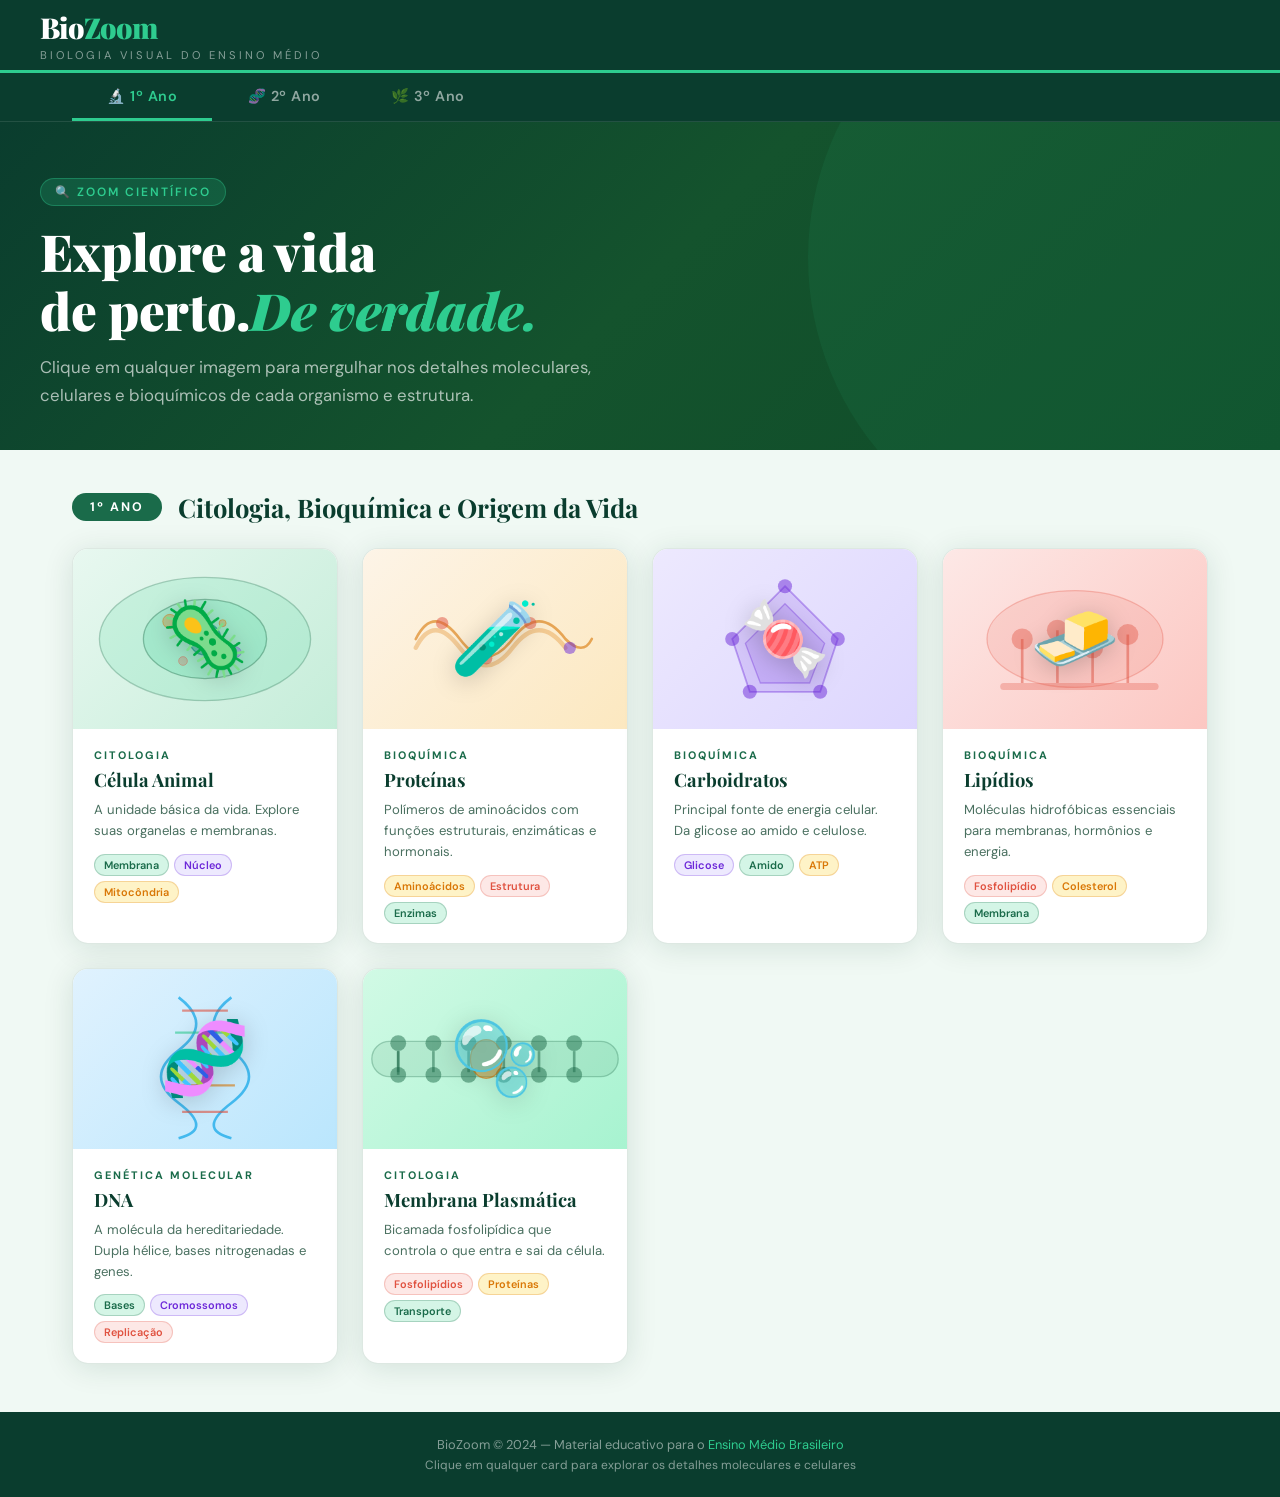
<file: html/bio.html>
<!DOCTYPE html>
<html lang="pt-BR">
<head>
<meta charset="UTF-8">
<meta name="viewport" content="width=device-width, initial-scale=1.0">
<title>BioZoom — Biologia do Ensino Médio</title>
<link href="https://fonts.googleapis.com/css2?family=Playfair+Display:wght@400;700;900&family=DM+Sans:wght@300;400;500;600&display=swap" rel="stylesheet">
<style>
  :root {
    --green-dark: #0a3d2e;
    --green-mid: #1a6b4a;
    --green-light: #2ecc8f;
    --green-pale: #d4f5e6;
    --teal: #0d9488;
    --amber: #d97706;
    --amber-light: #fef3c7;
    --coral: #e05240;
    --purple: #6d28d9;
    --purple-light: #ede9fe;
    --gold: #f59e0b;
    --bg: #f0f9f4;
    --card-bg: #ffffff;
    --text: #0a1a12;
    --text-muted: #4a7060;
    --border: rgba(30,100,60,0.15);
    --radius: 16px;
    --shadow: 0 4px 30px rgba(10,60,40,0.12);
  }

  * { margin: 0; padding: 0; box-sizing: border-box; }

  body {
    font-family: 'DM Sans', sans-serif;
    background: var(--bg);
    color: var(--text);
    min-height: 100vh;
    overflow-x: hidden;
  }

  /* HEADER */
  header {
    background: var(--green-dark);
    padding: 0 2rem;
    position: sticky;
    top: 0;
    z-index: 100;
    border-bottom: 3px solid var(--green-light);
  }
  .header-inner {
    max-width: 1200px;
    margin: 0 auto;
    display: flex;
    align-items: center;
    justify-content: space-between;
    height: 70px;
  }
  .logo {
    font-family: 'Playfair Display', serif;
    font-size: 1.8rem;
    font-weight: 900;
    color: #fff;
    letter-spacing: -1px;
  }
  .logo span { color: var(--green-light); }
  .header-sub { font-size: 0.7rem; color: rgba(255,255,255,0.5); letter-spacing: 3px; text-transform: uppercase; margin-top: 2px; }

  /* SERIES TABS */
  .tabs-wrap {
    background: var(--green-dark);
    padding-bottom: 0;
    border-bottom: 1px solid rgba(255,255,255,0.1);
  }
  .tabs {
    max-width: 1200px;
    margin: 0 auto;
    display: flex;
    gap: 0;
    padding: 0 2rem;
  }
  .tab {
    padding: 0.85rem 2.2rem;
    font-size: 0.9rem;
    font-weight: 600;
    color: rgba(255,255,255,0.55);
    cursor: pointer;
    border-bottom: 3px solid transparent;
    transition: all 0.25s;
    letter-spacing: 0.5px;
    white-space: nowrap;
  }
  .tab:hover { color: rgba(255,255,255,0.85); }
  .tab.active { color: var(--green-light); border-bottom-color: var(--green-light); }

  /* HERO */
  .hero {
    background: linear-gradient(135deg, var(--green-dark) 0%, #14532d 50%, #0f4c29 100%);
    padding: 3.5rem 2rem 2.5rem;
    position: relative;
    overflow: hidden;
  }
  .hero::before {
    content: '';
    position: absolute;
    top: -50%;
    right: -10%;
    width: 600px;
    height: 600px;
    border-radius: 50%;
    background: rgba(46,204,143,0.07);
    pointer-events: none;
  }
  .hero-inner { max-width: 1200px; margin: 0 auto; }
  .hero-badge {
    display: inline-flex;
    align-items: center;
    gap: 6px;
    background: rgba(46,204,143,0.18);
    border: 1px solid rgba(46,204,143,0.35);
    color: var(--green-light);
    font-size: 0.75rem;
    font-weight: 600;
    letter-spacing: 2px;
    text-transform: uppercase;
    padding: 5px 14px;
    border-radius: 50px;
    margin-bottom: 1rem;
  }
  .hero h1 {
    font-family: 'Playfair Display', serif;
    font-size: clamp(2rem, 4vw, 3.2rem);
    font-weight: 900;
    color: #fff;
    line-height: 1.15;
    margin-bottom: 0.8rem;
    max-width: 700px;
  }
  .hero h1 em { color: var(--green-light); font-style: italic; }
  .hero p {
    color: rgba(255,255,255,0.65);
    font-size: 1.05rem;
    max-width: 560px;
    line-height: 1.7;
  }

  /* SERIES CONTENT */
  .serie-section { display: none; }
  .serie-section.active { display: block; }

  /* YEAR LABEL */
  .year-label {
    max-width: 1200px;
    margin: 2.5rem auto 0;
    padding: 0 2rem;
    display: flex;
    align-items: center;
    gap: 1rem;
  }
  .year-badge {
    background: var(--green-mid);
    color: #fff;
    font-size: 0.78rem;
    font-weight: 700;
    letter-spacing: 2px;
    text-transform: uppercase;
    padding: 6px 18px;
    border-radius: 50px;
  }
  .year-title {
    font-family: 'Playfair Display', serif;
    font-size: 1.6rem;
    font-weight: 700;
    color: var(--green-dark);
  }

  /* GRID DE CARDS */
  .cards-grid {
    max-width: 1200px;
    margin: 1.5rem auto 3rem;
    padding: 0 2rem;
    display: grid;
    grid-template-columns: repeat(auto-fill, minmax(260px, 1fr));
    gap: 1.5rem;
  }

  .bio-card {
    background: var(--card-bg);
    border-radius: var(--radius);
    overflow: hidden;
    box-shadow: var(--shadow);
    border: 1px solid var(--border);
    cursor: pointer;
    transition: transform 0.3s cubic-bezier(.34,1.56,.64,1), box-shadow 0.3s;
    position: relative;
  }
  .bio-card:hover {
    transform: translateY(-8px) scale(1.015);
    box-shadow: 0 16px 50px rgba(10,60,40,0.2);
  }
  .bio-card:hover .card-zoom-hint { opacity: 1; transform: scale(1); }

  .card-img {
    width: 100%;
    height: 180px;
    position: relative;
    overflow: hidden;
    display: flex;
    align-items: center;
    justify-content: center;
    font-size: 5rem;
  }
  .card-img svg {
    width: 100%;
    height: 100%;
    position: absolute;
    top: 0; left: 0;
  }
  .card-emoji {
    font-size: 4.5rem;
    z-index: 1;
    filter: drop-shadow(0 4px 12px rgba(0,0,0,0.2));
    transition: transform 0.4s cubic-bezier(.34,1.56,.64,1);
  }
  .bio-card:hover .card-emoji { transform: scale(1.2) rotate(-3deg); }

  .card-zoom-hint {
    position: absolute;
    bottom: 10px;
    right: 10px;
    background: rgba(10,61,46,0.85);
    color: #fff;
    font-size: 0.72rem;
    font-weight: 600;
    padding: 4px 10px;
    border-radius: 50px;
    display: flex;
    align-items: center;
    gap: 4px;
    opacity: 0;
    transform: scale(0.85);
    transition: all 0.25s;
    z-index: 2;
  }

  .card-body { padding: 1.2rem 1.3rem; }
  .card-tag {
    font-size: 0.68rem;
    font-weight: 700;
    letter-spacing: 2px;
    text-transform: uppercase;
    color: var(--green-mid);
    margin-bottom: 0.4rem;
  }
  .card-title {
    font-family: 'Playfair Display', serif;
    font-size: 1.15rem;
    font-weight: 700;
    color: var(--green-dark);
    margin-bottom: 0.4rem;
    line-height: 1.3;
  }
  .card-desc {
    font-size: 0.82rem;
    color: var(--text-muted);
    line-height: 1.6;
  }
  .card-chips {
    display: flex;
    flex-wrap: wrap;
    gap: 5px;
    margin-top: 0.8rem;
  }
  .chip {
    font-size: 0.68rem;
    font-weight: 600;
    padding: 3px 9px;
    border-radius: 50px;
    border: 1px solid;
  }
  .chip-green { background: var(--green-pale); color: var(--green-mid); border-color: rgba(30,107,74,0.25); }
  .chip-amber { background: var(--amber-light); color: var(--amber); border-color: rgba(217,119,6,0.25); }
  .chip-purple { background: var(--purple-light); color: var(--purple); border-color: rgba(109,40,217,0.25); }
  .chip-coral { background: #fde8e6; color: var(--coral); border-color: rgba(224,82,64,0.25); }

  /* MODAL */
  .modal-overlay {
    position: fixed;
    inset: 0;
    background: rgba(5,25,15,0.75);
    backdrop-filter: blur(8px);
    z-index: 1000;
    display: none;
    align-items: center;
    justify-content: center;
    padding: 1rem;
    animation: fadeIn 0.25s ease;
  }
  .modal-overlay.open { display: flex; }
  @keyframes fadeIn { from { opacity: 0; } to { opacity: 1; } }

  .modal {
    background: #fff;
    border-radius: 20px;
    width: 100%;
    max-width: 860px;
    max-height: 92vh;
    overflow-y: auto;
    box-shadow: 0 30px 100px rgba(0,0,0,0.35);
    animation: slideUp 0.35s cubic-bezier(.34,1.56,.64,1);
    position: relative;
  }
  @keyframes slideUp { from { opacity: 0; transform: translateY(60px) scale(0.92); } to { opacity: 1; transform: none; } }

  .modal-close {
    position: absolute;
    top: 1.2rem; right: 1.2rem;
    width: 38px; height: 38px;
    border-radius: 50%;
    background: rgba(10,61,46,0.08);
    border: none;
    cursor: pointer;
    display: flex; align-items: center; justify-content: center;
    font-size: 1.1rem;
    color: var(--green-dark);
    transition: background 0.2s;
    z-index: 10;
  }
  .modal-close:hover { background: rgba(10,61,46,0.15); }

  .modal-hero {
    width: 100%;
    height: 240px;
    display: flex;
    align-items: center;
    justify-content: center;
    position: relative;
    overflow: hidden;
    border-radius: 20px 20px 0 0;
  }
  .modal-hero svg {
    position: absolute;
    inset: 0;
    width: 100%;
    height: 100%;
  }
  .modal-hero-emoji {
    font-size: 6rem;
    z-index: 1;
    animation: pulse 2s ease-in-out infinite;
    filter: drop-shadow(0 8px 24px rgba(0,0,0,0.2));
  }
  @keyframes pulse { 0%,100% { transform: scale(1); } 50% { transform: scale(1.06); } }

  .modal-body { padding: 1.8rem 2.2rem 2.5rem; }
  .modal-tag {
    font-size: 0.72rem;
    font-weight: 700;
    letter-spacing: 2.5px;
    text-transform: uppercase;
    color: var(--green-mid);
    margin-bottom: 0.5rem;
  }
  .modal-title {
    font-family: 'Playfair Display', serif;
    font-size: 2rem;
    font-weight: 900;
    color: var(--green-dark);
    margin-bottom: 0.6rem;
    line-height: 1.2;
  }
  .modal-intro {
    font-size: 0.95rem;
    color: var(--text-muted);
    line-height: 1.75;
    margin-bottom: 2rem;
    max-width: 680px;
  }

  /* ZOOM LAYERS */
  .zoom-section { margin-bottom: 2rem; }
  .zoom-section-title {
    font-size: 0.75rem;
    font-weight: 700;
    letter-spacing: 2px;
    text-transform: uppercase;
    color: var(--text-muted);
    margin-bottom: 1rem;
    display: flex;
    align-items: center;
    gap: 8px;
  }
  .zoom-section-title::after {
    content: '';
    flex: 1;
    height: 1px;
    background: var(--border);
  }

  .detail-cards {
    display: grid;
    grid-template-columns: repeat(auto-fill, minmax(190px, 1fr));
    gap: 1rem;
  }

  .detail-card {
    background: var(--bg);
    border: 1px solid var(--border);
    border-radius: 12px;
    padding: 1.1rem;
    transition: transform 0.25s, box-shadow 0.25s;
    cursor: default;
  }
  .detail-card:hover {
    transform: translateY(-3px);
    box-shadow: 0 8px 25px rgba(10,60,40,0.12);
  }
  .detail-icon {
    font-size: 1.8rem;
    margin-bottom: 0.6rem;
    display: block;
  }
  .detail-name {
    font-size: 0.92rem;
    font-weight: 700;
    color: var(--green-dark);
    margin-bottom: 0.3rem;
  }
  .detail-desc {
    font-size: 0.78rem;
    color: var(--text-muted);
    line-height: 1.6;
  }
  .detail-card.highlight {
    background: var(--green-pale);
    border-color: rgba(30,107,74,0.3);
  }

  /* FACT BOX */
  .fact-box {
    background: linear-gradient(135deg, var(--green-pale), #e8f8f0);
    border: 1px solid rgba(30,107,74,0.2);
    border-left: 4px solid var(--green-light);
    border-radius: 10px;
    padding: 1rem 1.3rem;
    margin-top: 1.5rem;
    font-size: 0.88rem;
    color: var(--green-dark);
    line-height: 1.7;
  }
  .fact-box strong { color: var(--green-mid); }

  /* ORGANELAS */
  .organela-grid {
    display: grid;
    grid-template-columns: repeat(auto-fill, minmax(170px, 1fr));
    gap: 0.8rem;
    margin-top: 0.5rem;
  }
  .organela-item {
    background: #fff;
    border: 1px solid var(--border);
    border-radius: 10px;
    padding: 0.9rem;
    display: flex;
    flex-direction: column;
    align-items: flex-start;
    gap: 5px;
  }
  .organela-icon { font-size: 1.5rem; }
  .organela-name { font-size: 0.85rem; font-weight: 700; color: var(--green-dark); }
  .organela-func { font-size: 0.73rem; color: var(--text-muted); line-height: 1.5; }

  /* PROGRESS ZOOM */
  .zoom-path {
    display: flex;
    align-items: center;
    gap: 0;
    margin-bottom: 1.5rem;
    overflow-x: auto;
    padding-bottom: 4px;
  }
  .zoom-step {
    display: flex;
    flex-direction: column;
    align-items: center;
    gap: 4px;
    min-width: 80px;
  }
  .zoom-step-icon {
    width: 44px; height: 44px;
    border-radius: 50%;
    background: var(--green-pale);
    border: 2px solid var(--green-light);
    display: flex; align-items: center; justify-content: center;
    font-size: 1.2rem;
    color: var(--green-mid);
    font-weight: 700;
  }
  .zoom-step-label { font-size: 0.68rem; color: var(--text-muted); text-align: center; font-weight: 500; }
  .zoom-arrow {
    font-size: 1.1rem;
    color: var(--green-light);
    flex-shrink: 0;
    margin-bottom: 16px;
  }

  /* FOOTER */
  footer {
    background: var(--green-dark);
    color: rgba(255,255,255,0.5);
    text-align: center;
    font-size: 0.8rem;
    padding: 1.5rem;
    margin-top: 3rem;
  }
  footer span { color: var(--green-light); }

  /* Scrollbar */
  .modal::-webkit-scrollbar { width: 6px; }
  .modal::-webkit-scrollbar-track { background: #f0f0f0; }
  .modal::-webkit-scrollbar-thumb { background: var(--green-light); border-radius: 10px; }
</style>
</head>
<body>

<header>
  <div class="header-inner">
    <div>
      <div class="logo">Bio<span>Zoom</span></div>
      <div class="header-sub">Biologia Visual do Ensino Médio</div>
    </div>
    <div style="font-size:0.8rem;color:rgba(255,255,255,0.4);text-align:right;display:none" id="hint">Clique em qualquer imagem para ampliar</div>
  </div>
</header>

<div class="tabs-wrap">
  <div class="tabs">
    <div class="tab active" onclick="setSerie(1)">🔬 1º Ano</div>
    <div class="tab" onclick="setSerie(2)">🧬 2º Ano</div>
    <div class="tab" onclick="setSerie(3)">🌿 3º Ano</div>
  </div>
</div>

<!-- HERO -->
<div class="hero">
  <div class="hero-inner">
    <div class="hero-badge">🔍 Zoom Científico</div>
    <h1>Explore a vida<br>de perto.<em>De verdade.</em></h1>
    <p>Clique em qualquer imagem para mergulhar nos detalhes moleculares, celulares e bioquímicos de cada organismo e estrutura.</p>
  </div>
</div>

<!-- ===== 1º ANO ===== -->
<div class="serie-section active" id="serie-1">
  <div class="year-label">
    <span class="year-badge">1º Ano</span>
    <span class="year-title">Citologia, Bioquímica e Origem da Vida</span>
  </div>

  <div class="cards-grid">
    <!-- Card 1 -->
    <div class="bio-card" onclick="openModal('celula-animal')">
      <div class="card-img" style="background: linear-gradient(135deg,#e8f8f0,#c5edd9)">
        <svg viewBox="0 0 300 180" xmlns="http://www.w3.org/2000/svg">
          <ellipse cx="150" cy="90" rx="120" ry="70" fill="rgba(46,204,143,0.15)" stroke="rgba(30,107,74,0.3)" stroke-width="1.5"/>
          <ellipse cx="150" cy="90" rx="70" ry="45" fill="rgba(46,204,143,0.2)" stroke="rgba(30,107,74,0.4)" stroke-width="1.5"/>
          <circle cx="150" cy="90" r="18" fill="rgba(13,148,136,0.35)" stroke="rgba(13,148,136,0.6)" stroke-width="1.5"/>
          <circle cx="110" cy="70" r="8" fill="rgba(217,119,6,0.3)" stroke="rgba(217,119,6,0.5)" stroke-width="1"/>
          <circle cx="185" cy="105" r="6" fill="rgba(109,40,217,0.25)" stroke="rgba(109,40,217,0.4)" stroke-width="1"/>
          <circle cx="125" cy="115" r="5" fill="rgba(224,82,64,0.25)" stroke="rgba(224,82,64,0.4)" stroke-width="1"/>
          <circle cx="170" cy="72" r="4" fill="rgba(217,119,6,0.3)" stroke="rgba(217,119,6,0.5)" stroke-width="1"/>
        </svg>
        <span class="card-emoji">🦠</span>
        <span class="card-zoom-hint">🔍 Ver detalhes</span>
      </div>
      <div class="card-body">
        <div class="card-tag">Citologia</div>
        <div class="card-title">Célula Animal</div>
        <div class="card-desc">A unidade básica da vida. Explore suas organelas e membranas.</div>
        <div class="card-chips">
          <span class="chip chip-green">Membrana</span>
          <span class="chip chip-purple">Núcleo</span>
          <span class="chip chip-amber">Mitocôndria</span>
        </div>
      </div>
    </div>

    <!-- Card 2 -->
    <div class="bio-card" onclick="openModal('proteina')">
      <div class="card-img" style="background: linear-gradient(135deg,#fdf4e7,#fce8c0)">
        <svg viewBox="0 0 300 180" xmlns="http://www.w3.org/2000/svg">
          <path d="M60,90 Q80,50 110,90 Q140,130 170,90 Q200,50 230,90 Q250,110 260,90" fill="none" stroke="rgba(217,119,6,0.6)" stroke-width="3" stroke-linecap="round"/>
          <path d="M60,100 Q80,60 110,100 Q140,140 170,100 Q200,60 230,100" fill="none" stroke="rgba(217,119,6,0.3)" stroke-width="5" stroke-linecap="round"/>
          <circle cx="90" cy="72" r="7" fill="rgba(224,82,64,0.5)"/>
          <circle cx="140" cy="112" r="7" fill="rgba(224,82,64,0.5)"/>
          <circle cx="190" cy="72" r="7" fill="rgba(224,82,64,0.5)"/>
          <circle cx="235" cy="100" r="7" fill="rgba(109,40,217,0.5)"/>
        </svg>
        <span class="card-emoji">🧪</span>
        <span class="card-zoom-hint">🔍 Ver detalhes</span>
      </div>
      <div class="card-body">
        <div class="card-tag">Bioquímica</div>
        <div class="card-title">Proteínas</div>
        <div class="card-desc">Polímeros de aminoácidos com funções estruturais, enzimáticas e hormonais.</div>
        <div class="card-chips">
          <span class="chip chip-amber">Aminoácidos</span>
          <span class="chip chip-coral">Estrutura</span>
          <span class="chip chip-green">Enzimas</span>
        </div>
      </div>
    </div>

    <!-- Card 3 -->
    <div class="bio-card" onclick="openModal('carboidratos')">
      <div class="card-img" style="background: linear-gradient(135deg,#ede9fe,#ddd6fe)">
        <svg viewBox="0 0 300 180" xmlns="http://www.w3.org/2000/svg">
          <polygon points="150,30 210,90 190,150 110,150 90,90" fill="rgba(109,40,217,0.15)" stroke="rgba(109,40,217,0.4)" stroke-width="2"/>
          <polygon points="150,50 195,95 178,140 122,140 105,95" fill="rgba(109,40,217,0.15)" stroke="rgba(109,40,217,0.35)" stroke-width="1.5"/>
          <circle cx="150" cy="30" r="8" fill="rgba(109,40,217,0.5)"/>
          <circle cx="210" cy="90" r="8" fill="rgba(109,40,217,0.5)"/>
          <circle cx="190" cy="150" r="8" fill="rgba(109,40,217,0.5)"/>
          <circle cx="110" cy="150" r="8" fill="rgba(109,40,217,0.5)"/>
          <circle cx="90" cy="90" r="8" fill="rgba(109,40,217,0.5)"/>
          <text x="150" y="95" font-size="11" text-anchor="middle" fill="rgba(109,40,217,0.7)" font-weight="bold">glicose</text>
        </svg>
        <span class="card-emoji">🍬</span>
        <span class="card-zoom-hint">🔍 Ver detalhes</span>
      </div>
      <div class="card-body">
        <div class="card-tag">Bioquímica</div>
        <div class="card-title">Carboidratos</div>
        <div class="card-desc">Principal fonte de energia celular. Da glicose ao amido e celulose.</div>
        <div class="card-chips">
          <span class="chip chip-purple">Glicose</span>
          <span class="chip chip-green">Amido</span>
          <span class="chip chip-amber">ATP</span>
        </div>
      </div>
    </div>

    <!-- Card 4 -->
    <div class="bio-card" onclick="openModal('lipidios')">
      <div class="card-img" style="background: linear-gradient(135deg,#fde8e6,#fcc7c2)">
        <svg viewBox="0 0 300 180" xmlns="http://www.w3.org/2000/svg">
          <ellipse cx="150" cy="90" rx="100" ry="55" fill="rgba(224,82,64,0.12)" stroke="rgba(224,82,64,0.3)" stroke-width="1.5"/>
          <circle cx="90" cy="90" r="12" fill="rgba(224,82,64,0.4)"/>
          <line x1="90" y1="90" x2="90" y2="140" stroke="rgba(224,82,64,0.5)" stroke-width="3"/>
          <circle cx="130" cy="80" r="12" fill="rgba(224,82,64,0.4)"/>
          <line x1="130" y1="80" x2="130" y2="140" stroke="rgba(224,82,64,0.5)" stroke-width="3"/>
          <circle cx="170" cy="100" r="12" fill="rgba(224,82,64,0.4)"/>
          <line x1="170" y1="100" x2="170" y2="140" stroke="rgba(224,82,64,0.5)" stroke-width="3"/>
          <circle cx="210" cy="85" r="12" fill="rgba(224,82,64,0.4)"/>
          <line x1="210" y1="85" x2="210" y2="140" stroke="rgba(224,82,64,0.5)" stroke-width="3"/>
          <rect x="65" y="140" width="180" height="8" rx="4" fill="rgba(224,82,64,0.3)"/>
        </svg>
        <span class="card-emoji">🧈</span>
        <span class="card-zoom-hint">🔍 Ver detalhes</span>
      </div>
      <div class="card-body">
        <div class="card-tag">Bioquímica</div>
        <div class="card-title">Lipídios</div>
        <div class="card-desc">Moléculas hidrofóbicas essenciais para membranas, hormônios e energia.</div>
        <div class="card-chips">
          <span class="chip chip-coral">Fosfolipídio</span>
          <span class="chip chip-amber">Colesterol</span>
          <span class="chip chip-green">Membrana</span>
        </div>
      </div>
    </div>

    <!-- Card 5 -->
    <div class="bio-card" onclick="openModal('dna')">
      <div class="card-img" style="background: linear-gradient(135deg,#e0f2fe,#bae6fd)">
        <svg viewBox="0 0 300 180" xmlns="http://www.w3.org/2000/svg">
          <path d="M120,20 Q160,50 120,80 Q80,110 120,140 Q160,170 120,180" fill="none" stroke="rgba(14,165,233,0.7)" stroke-width="3"/>
          <path d="M180,20 Q140,50 180,80 Q220,110 180,140 Q140,170 180,180" fill="none" stroke="rgba(14,165,233,0.7)" stroke-width="3"/>
          <line x1="124" y1="35" x2="176" y2="35" stroke="rgba(224,82,64,0.6)" stroke-width="2.5"/>
          <line x1="116" y1="60" x2="184" y2="60" stroke="rgba(46,204,143,0.6)" stroke-width="2.5"/>
          <line x1="122" y1="90" x2="178" y2="90" stroke="rgba(109,40,217,0.6)" stroke-width="2.5"/>
          <line x1="116" y1="120" x2="184" y2="120" stroke="rgba(217,119,6,0.6)" stroke-width="2.5"/>
          <line x1="124" y1="150" x2="176" y2="150" stroke="rgba(224,82,64,0.6)" stroke-width="2.5"/>
        </svg>
        <span class="card-emoji">🧬</span>
        <span class="card-zoom-hint">🔍 Ver detalhes</span>
      </div>
      <div class="card-body">
        <div class="card-tag">Genética Molecular</div>
        <div class="card-title">DNA</div>
        <div class="card-desc">A molécula da hereditariedade. Dupla hélice, bases nitrogenadas e genes.</div>
        <div class="card-chips">
          <span class="chip chip-green">Bases</span>
          <span class="chip chip-purple">Cromossomos</span>
          <span class="chip chip-coral">Replicação</span>
        </div>
      </div>
    </div>

    <!-- Card 6 -->
    <div class="bio-card" onclick="openModal('membrana')">
      <div class="card-img" style="background: linear-gradient(135deg,#d1fae5,#a7f3d0)">
        <svg viewBox="0 0 300 180" xmlns="http://www.w3.org/2000/svg">
          <rect x="10" y="70" width="280" height="40" rx="20" fill="rgba(30,107,74,0.1)"/>
          <rect x="10" y="70" width="280" height="40" rx="20" fill="none" stroke="rgba(30,107,74,0.3)" stroke-width="1.5"/>
          <circle cx="40" cy="72" r="9" fill="rgba(30,107,74,0.5)"/><line x1="40" y1="81" x2="40" y2="105" stroke="rgba(30,107,74,0.5)" stroke-width="3"/>
          <circle cx="80" cy="72" r="9" fill="rgba(30,107,74,0.5)"/><line x1="80" y1="81" x2="80" y2="105" stroke="rgba(30,107,74,0.5)" stroke-width="3"/>
          <circle cx="120" cy="72" r="9" fill="rgba(30,107,74,0.5)"/><line x1="120" y1="81" x2="120" y2="105" stroke="rgba(30,107,74,0.5)" stroke-width="3"/>
          <circle cx="160" cy="72" r="9" fill="rgba(30,107,74,0.5)"/><line x1="160" y1="81" x2="160" y2="105" stroke="rgba(30,107,74,0.5)" stroke-width="3"/>
          <circle cx="200" cy="72" r="9" fill="rgba(30,107,74,0.5)"/><line x1="200" y1="81" x2="200" y2="105" stroke="rgba(30,107,74,0.5)" stroke-width="3"/>
          <circle cx="240" cy="72" r="9" fill="rgba(30,107,74,0.5)"/><line x1="240" y1="81" x2="240" y2="105" stroke="rgba(30,107,74,0.5)" stroke-width="3"/>
          <circle cx="40" cy="108" r="9" fill="rgba(30,107,74,0.5)"/><line x1="40" y1="81" x2="40" y2="108" stroke="rgba(30,107,74,0.5)" stroke-width="3"/>
          <circle cx="80" cy="108" r="9" fill="rgba(30,107,74,0.5)"/>
          <circle cx="120" cy="108" r="9" fill="rgba(30,107,74,0.5)"/>
          <circle cx="160" cy="108" r="9" fill="rgba(30,107,74,0.5)"/>
          <circle cx="200" cy="108" r="9" fill="rgba(30,107,74,0.5)"/>
          <circle cx="240" cy="108" r="9" fill="rgba(30,107,74,0.5)"/>
          <ellipse cx="140" cy="90" rx="18" ry="22" fill="rgba(217,119,6,0.4)" stroke="rgba(217,119,6,0.6)" stroke-width="1.5"/>
        </svg>
        <span class="card-emoji">🫧</span>
        <span class="card-zoom-hint">🔍 Ver detalhes</span>
      </div>
      <div class="card-body">
        <div class="card-tag">Citologia</div>
        <div class="card-title">Membrana Plasmática</div>
        <div class="card-desc">Bicamada fosfolipídica que controla o que entra e sai da célula.</div>
        <div class="card-chips">
          <span class="chip chip-coral">Fosfolipídios</span>
          <span class="chip chip-amber">Proteínas</span>
          <span class="chip chip-green">Transporte</span>
        </div>
      </div>
    </div>
  </div>
</div>

<!-- ===== 2º ANO ===== -->
<div class="serie-section" id="serie-2">
  <div class="year-label">
    <span class="year-badge">2º Ano</span>
    <span class="year-title">Fisiologia, Histologia e Genética</span>
  </div>

  <div class="cards-grid">
    <div class="bio-card" onclick="openModal('neuronio')">
      <div class="card-img" style="background: linear-gradient(135deg,#ede9fe,#ddd6fe)">
        <svg viewBox="0 0 300 180" xmlns="http://www.w3.org/2000/svg">
          <circle cx="150" cy="90" r="30" fill="rgba(109,40,217,0.2)" stroke="rgba(109,40,217,0.5)" stroke-width="2"/>
          <line x1="150" y1="60" x2="150" y2="20" stroke="rgba(109,40,217,0.5)" stroke-width="2.5"/>
          <line x1="122" y1="75" x2="85" y2="50" stroke="rgba(109,40,217,0.5)" stroke-width="2"/>
          <line x1="178" y1="75" x2="215" y2="50" stroke="rgba(109,40,217,0.5)" stroke-width="2"/>
          <line x1="120" y1="100" x2="70" y2="110" stroke="rgba(109,40,217,0.5)" stroke-width="2"/>
          <line x1="180" y1="100" x2="230" y2="110" stroke="rgba(109,40,217,0.5)" stroke-width="2"/>
          <line x1="150" y1="120" x2="150" y2="170" stroke="rgba(14,165,233,0.7)" stroke-width="4"/>
          <circle cx="150" cy="170" r="7" fill="rgba(14,165,233,0.5)"/>
          <circle cx="150" cy="90" r="12" fill="rgba(109,40,217,0.4)"/>
        </svg>
        <span class="card-emoji">🧠</span>
        <span class="card-zoom-hint">🔍 Ver detalhes</span>
      </div>
      <div class="card-body">
        <div class="card-tag">Fisiologia</div>
        <div class="card-title">Neurônio</div>
        <div class="card-desc">Célula especializada em conduzir impulsos elétricos pelo sistema nervoso.</div>
        <div class="card-chips">
          <span class="chip chip-purple">Axônio</span>
          <span class="chip chip-green">Dendrito</span>
          <span class="chip chip-amber">Sinapse</span>
        </div>
      </div>
    </div>

    <div class="bio-card" onclick="openModal('coracao')">
      <div class="card-img" style="background: linear-gradient(135deg,#fde8e6,#fcc7c2)">
        <svg viewBox="0 0 300 180" xmlns="http://www.w3.org/2000/svg">
          <path d="M150,155 C60,110 40,60 70,40 C90,28 115,38 150,70 C185,38 210,28 230,40 C260,60 240,110 150,155Z" fill="rgba(224,82,64,0.25)" stroke="rgba(224,82,64,0.55)" stroke-width="2"/>
          <path d="M150,135 C80,100 65,70 85,55 C100,45 118,52 150,78 C182,52 200,45 215,55 C235,70 220,100 150,135Z" fill="rgba(224,82,64,0.3)" stroke="rgba(224,82,64,0.45)" stroke-width="1.5"/>
          <line x1="150" y1="78" x2="150" y2="135" stroke="rgba(224,82,64,0.6)" stroke-width="2"/>
          <line x1="120" y1="90" x2="180" y2="90" stroke="rgba(224,82,64,0.4)" stroke-width="1.5"/>
          <text x="130" y="88" font-size="9" fill="rgba(224,82,64,0.8)" font-weight="bold">AD</text>
          <text x="155" y="88" font-size="9" fill="rgba(224,82,64,0.8)" font-weight="bold">AE</text>
          <text x="130" y="118" font-size="9" fill="rgba(224,82,64,0.8)" font-weight="bold">VD</text>
          <text x="155" y="118" font-size="9" fill="rgba(224,82,64,0.8)" font-weight="bold">VE</text>
        </svg>
        <span class="card-emoji">❤️</span>
        <span class="card-zoom-hint">🔍 Ver detalhes</span>
      </div>
      <div class="card-body">
        <div class="card-tag">Fisiologia Animal</div>
        <div class="card-title">Coração Humano</div>
        <div class="card-desc">Bomba muscular que movimenta o sangue por toda a circulação.</div>
        <div class="card-chips">
          <span class="chip chip-coral">Câmaras</span>
          <span class="chip chip-green">Circulação</span>
          <span class="chip chip-amber">Válvulas</span>
        </div>
      </div>
    </div>

    <div class="bio-card" onclick="openModal('mitose')">
      <div class="card-img" style="background: linear-gradient(135deg,#d1fae5,#a7f3d0)">
        <svg viewBox="0 0 300 180" xmlns="http://www.w3.org/2000/svg">
          <circle cx="75" cy="90" r="40" fill="rgba(46,204,143,0.15)" stroke="rgba(46,204,143,0.4)" stroke-width="1.5"/>
          <line x1="60" y1="75" x2="90" y2="105" stroke="rgba(30,107,74,0.6)" stroke-width="2"/>
          <line x1="90" y1="75" x2="60" y2="105" stroke="rgba(30,107,74,0.6)" stroke-width="2"/>
          <text x="75" y="140" font-size="9" text-anchor="middle" fill="rgba(30,107,74,0.8)" font-weight="bold">Prófase</text>
          <circle cx="150" cy="90" r="40" fill="rgba(46,204,143,0.15)" stroke="rgba(46,204,143,0.4)" stroke-width="1.5"/>
          <line x1="130" y1="90" x2="170" y2="90" stroke="rgba(30,107,74,0.6)" stroke-width="2"/>
          <line x1="150" y1="75" x2="150" y2="105" stroke="rgba(30,107,74,0.6)" stroke-width="2"/>
          <text x="150" y="140" font-size="9" text-anchor="middle" fill="rgba(30,107,74,0.8)" font-weight="bold">Metáfase</text>
          <circle cx="225" cy="90" r="40" fill="rgba(46,204,143,0.15)" stroke="rgba(46,204,143,0.4)" stroke-width="1.5"/>
          <ellipse cx="210" cy="90" rx="20" ry="30" fill="rgba(46,204,143,0.3)" stroke="rgba(46,204,143,0.6)" stroke-width="1.5"/>
          <ellipse cx="240" cy="90" rx="20" ry="30" fill="rgba(46,204,143,0.3)" stroke="rgba(46,204,143,0.6)" stroke-width="1.5"/>
          <text x="225" y="140" font-size="9" text-anchor="middle" fill="rgba(30,107,74,0.8)" font-weight="bold">Telófase</text>
        </svg>
        <span class="card-emoji">🔄</span>
        <span class="card-zoom-hint">🔍 Ver detalhes</span>
      </div>
      <div class="card-body">
        <div class="card-tag">Citologia</div>
        <div class="card-title">Divisão Celular — Mitose</div>
        <div class="card-desc">O processo pelo qual uma célula se divide em duas células-filhas idênticas.</div>
        <div class="card-chips">
          <span class="chip chip-green">Prófase</span>
          <span class="chip chip-amber">Metáfase</span>
          <span class="chip chip-purple">Telófase</span>
        </div>
      </div>
    </div>

    <div class="bio-card" onclick="openModal('gene')">
      <div class="card-img" style="background: linear-gradient(135deg,#fef3c7,#fde68a)">
        <svg viewBox="0 0 300 180" xmlns="http://www.w3.org/2000/svg">
          <rect x="40" y="40" width="220" height="100" rx="12" fill="rgba(217,119,6,0.1)" stroke="rgba(217,119,6,0.3)" stroke-width="1.5"/>
          <rect x="55" y="55" width="45" height="70" rx="6" fill="rgba(224,82,64,0.3)" stroke="rgba(224,82,64,0.5)" stroke-width="1"/>
          <text x="77" y="94" font-size="9" text-anchor="middle" fill="rgba(224,82,64,0.9)" font-weight="bold">GENE A</text>
          <rect x="128" y="55" width="45" height="70" rx="6" fill="rgba(46,204,143,0.3)" stroke="rgba(46,204,143,0.5)" stroke-width="1"/>
          <text x="150" y="94" font-size="9" text-anchor="middle" fill="rgba(30,107,74,0.9)" font-weight="bold">GENE B</text>
          <rect x="200" y="55" width="45" height="70" rx="6" fill="rgba(109,40,217,0.3)" stroke="rgba(109,40,217,0.5)" stroke-width="1"/>
          <text x="222" y="94" font-size="9" text-anchor="middle" fill="rgba(109,40,217,0.9)" font-weight="bold">GENE C</text>
        </svg>
        <span class="card-emoji">📊</span>
        <span class="card-zoom-hint">🔍 Ver detalhes</span>
      </div>
      <div class="card-body">
        <div class="card-tag">Genética</div>
        <div class="card-title">Leis de Mendel</div>
        <div class="card-desc">Dominância, recessividade e as proporções fenotípicas e genotípicas.</div>
        <div class="card-chips">
          <span class="chip chip-amber">Genótipo</span>
          <span class="chip chip-coral">Fenótipo</span>
          <span class="chip chip-purple">Alelo</span>
        </div>
      </div>
    </div>

    <div class="bio-card" onclick="openModal('sangue')">
      <div class="card-img" style="background: linear-gradient(135deg,#fde8e6,#fee2e2)">
        <svg viewBox="0 0 300 180" xmlns="http://www.w3.org/2000/svg">
          <circle cx="70" cy="90" r="25" fill="rgba(224,82,64,0.3)" stroke="rgba(224,82,64,0.6)" stroke-width="2"/>
          <circle cx="70" cy="90" r="10" fill="rgba(224,82,64,0.1)" stroke="rgba(224,82,64,0.3)" stroke-width="1"/>
          <circle cx="140" cy="70" r="18" fill="rgba(30,107,74,0.25)" stroke="rgba(30,107,74,0.5)" stroke-width="2"/>
          <circle cx="140" cy="70" r="7" fill="rgba(30,107,74,0.3)"/>
          <circle cx="140" cy="70" r="4" fill="rgba(109,40,217,0.6)"/>
          <circle cx="210" cy="100" r="8" fill="rgba(217,119,6,0.6)" stroke="rgba(217,119,6,0.8)" stroke-width="1.5"/>
          <circle cx="230" cy="85" r="8" fill="rgba(217,119,6,0.6)" stroke="rgba(217,119,6,0.8)" stroke-width="1.5"/>
          <circle cx="215" cy="70" r="8" fill="rgba(217,119,6,0.6)" stroke="rgba(217,119,6,0.8)" stroke-width="1.5"/>
          <text x="70" y="130" font-size="9" text-anchor="middle" fill="rgba(224,82,64,0.9)" font-weight="bold">Hemácia</text>
          <text x="140" y="105" font-size="9" text-anchor="middle" fill="rgba(30,107,74,0.9)" font-weight="bold">Leucócito</text>
          <text x="220" y="130" font-size="9" text-anchor="middle" fill="rgba(217,119,6,0.9)" font-weight="bold">Plaqueta</text>
        </svg>
        <span class="card-emoji">🩸</span>
        <span class="card-zoom-hint">🔍 Ver detalhes</span>
      </div>
      <div class="card-body">
        <div class="card-tag">Histologia</div>
        <div class="card-title">Sangue Humano</div>
        <div class="card-desc">Tecido líquido com hemácias, leucócitos e plaquetas em plasma.</div>
        <div class="card-chips">
          <span class="chip chip-coral">Hemácia</span>
          <span class="chip chip-green">Leucócito</span>
          <span class="chip chip-amber">Plasma</span>
        </div>
      </div>
    </div>

    <div class="bio-card" onclick="openModal('hormonio')">
      <div class="card-img" style="background: linear-gradient(135deg,#e0f2fe,#bae6fd)">
        <svg viewBox="0 0 300 180" xmlns="http://www.w3.org/2000/svg">
          <ellipse cx="80" cy="90" rx="40" ry="55" fill="rgba(14,165,233,0.15)" stroke="rgba(14,165,233,0.4)" stroke-width="2"/>
          <text x="80" y="93" font-size="9" text-anchor="middle" fill="rgba(14,165,233,0.8)" font-weight="bold">Glândula</text>
          <path d="M120,80 Q170,60 200,80" fill="none" stroke="rgba(14,165,233,0.5)" stroke-width="1.5" stroke-dasharray="5,3"/>
          <path d="M120,90 Q170,90 200,90" fill="none" stroke="rgba(14,165,233,0.5)" stroke-width="1.5" stroke-dasharray="5,3"/>
          <path d="M120,100 Q170,120 200,100" fill="none" stroke="rgba(14,165,233,0.5)" stroke-width="1.5" stroke-dasharray="5,3"/>
          <circle cx="155" cy="75" r="6" fill="rgba(14,165,233,0.6)"/>
          <circle cx="165" cy="90" r="6" fill="rgba(14,165,233,0.6)"/>
          <circle cx="155" cy="105" r="6" fill="rgba(14,165,233,0.6)"/>
          <ellipse cx="230" cy="90" rx="35" ry="50" fill="rgba(14,165,233,0.1)" stroke="rgba(14,165,233,0.35)" stroke-width="2"/>
          <text x="230" y="93" font-size="9" text-anchor="middle" fill="rgba(14,165,233,0.8)" font-weight="bold">Órgão-alvo</text>
        </svg>
        <span class="card-emoji">⚗️</span>
        <span class="card-zoom-hint">🔍 Ver detalhes</span>
      </div>
      <div class="card-body">
        <div class="card-tag">Fisiologia</div>
        <div class="card-title">Sistema Endócrino</div>
        <div class="card-desc">Glândulas que liberam hormônios para regular funções do organismo.</div>
        <div class="card-chips">
          <span class="chip chip-green">Hormônio</span>
          <span class="chip chip-purple">Insulina</span>
          <span class="chip chip-amber">Tireoide</span>
        </div>
      </div>
    </div>
  </div>
</div>

<!-- ===== 3º ANO ===== -->
<div class="serie-section" id="serie-3">
  <div class="year-label">
    <span class="year-badge">3º Ano</span>
    <span class="year-title">Ecologia, Evolução e Diversidade</span>
  </div>

  <div class="cards-grid">
    <div class="bio-card" onclick="openModal('ecosistema')">
      <div class="card-img" style="background: linear-gradient(135deg,#d1fae5,#bbf7d0)">
        <svg viewBox="0 0 300 180" xmlns="http://www.w3.org/2000/svg">
          <ellipse cx="150" cy="130" rx="130" ry="30" fill="rgba(46,204,143,0.2)" stroke="rgba(30,107,74,0.3)" stroke-width="1.5"/>
          <rect x="60" y="90" width="18" height="40" rx="3" fill="rgba(30,107,74,0.5)"/>
          <polygon points="69,55 55,92 83,92" fill="rgba(30,107,74,0.6)"/>
          <rect x="100" y="80" width="22" height="50" rx="3" fill="rgba(30,107,74,0.5)"/>
          <polygon points="111,40 95,82 127,82" fill="rgba(30,107,74,0.7)"/>
          <rect x="145" y="95" width="16" height="35" rx="3" fill="rgba(30,107,74,0.45)"/>
          <polygon points="153,65 143,97 163,97" fill="rgba(30,107,74,0.55)"/>
          <circle cx="230" cy="100" r="25" fill="rgba(14,165,233,0.3)" stroke="rgba(14,165,233,0.5)" stroke-width="1.5"/>
          <circle cx="240" cy="80" r="8" fill="rgba(255,255,255,0.5)"/>
          <circle cx="225" cy="70" r="12" fill="rgba(255,255,255,0.4)"/>
          <text x="150" y="170" font-size="9" text-anchor="middle" fill="rgba(30,107,74,0.9)" font-weight="bold">Bioma de Floresta</text>
        </svg>
        <span class="card-emoji">🌲</span>
        <span class="card-zoom-hint">🔍 Ver detalhes</span>
      </div>
      <div class="card-body">
        <div class="card-tag">Ecologia</div>
        <div class="card-title">Ecossistema Florestal</div>
        <div class="card-desc">Cadeias tróficas, fluxo de energia e ciclagem de nutrientes.</div>
        <div class="card-chips">
          <span class="chip chip-green">Cadeia Trófica</span>
          <span class="chip chip-amber">Bioma</span>
          <span class="chip chip-coral">Biodiversidade</span>
        </div>
      </div>
    </div>

    <div class="bio-card" onclick="openModal('evolucao')">
      <div class="card-img" style="background: linear-gradient(135deg,#fef3c7,#fde68a)">
        <svg viewBox="0 0 300 180" xmlns="http://www.w3.org/2000/svg">
          <path d="M30,150 L60,120 L90,100 L130,80 L180,60 L230,45 L270,35" fill="none" stroke="rgba(217,119,6,0.6)" stroke-width="2.5" stroke-linecap="round"/>
          <circle cx="30" cy="150" r="10" fill="rgba(217,119,6,0.3)" stroke="rgba(217,119,6,0.6)" stroke-width="1.5"/>
          <circle cx="90" cy="100" r="12" fill="rgba(217,119,6,0.35)" stroke="rgba(217,119,6,0.6)" stroke-width="1.5"/>
          <circle cx="160" cy="65" r="14" fill="rgba(217,119,6,0.4)" stroke="rgba(217,119,6,0.6)" stroke-width="1.5"/>
          <circle cx="270" cy="35" r="16" fill="rgba(217,119,6,0.5)" stroke="rgba(217,119,6,0.7)" stroke-width="1.5"/>
          <text x="30" y="168" font-size="8" text-anchor="middle" fill="rgba(217,119,6,0.8)">Ancestral</text>
          <text x="270" y="22" font-size="8" text-anchor="middle" fill="rgba(217,119,6,0.8)">Atual</text>
        </svg>
        <span class="card-emoji">🦕</span>
        <span class="card-zoom-hint">🔍 Ver detalhes</span>
      </div>
      <div class="card-body">
        <div class="card-tag">Evolução</div>
        <div class="card-title">Seleção Natural</div>
        <div class="card-desc">Darwin e a teoria evolutiva: variação, herança, seleção e adaptação.</div>
        <div class="card-chips">
          <span class="chip chip-amber">Darwin</span>
          <span class="chip chip-green">Adaptação</span>
          <span class="chip chip-purple">Especiação</span>
        </div>
      </div>
    </div>

    <div class="bio-card" onclick="openModal('fotossintese')">
      <div class="card-img" style="background: linear-gradient(135deg,#d1fae5,#a7f3d0)">
        <svg viewBox="0 0 300 180" xmlns="http://www.w3.org/2000/svg">
          <ellipse cx="150" cy="90" rx="110" ry="65" fill="rgba(46,204,143,0.15)" stroke="rgba(30,107,74,0.3)" stroke-width="1.5"/>
          <ellipse cx="150" cy="90" rx="75" ry="45" fill="rgba(46,204,143,0.2)" stroke="rgba(30,107,74,0.4)" stroke-width="1.5"/>
          <line x1="60" y1="40" x2="110" y2="80" stroke="rgba(255,200,0,0.7)" stroke-width="2.5" stroke-dasharray="4,2"/>
          <line x1="80" y1="30" x2="120" y2="75" stroke="rgba(255,200,0,0.7)" stroke-width="2.5" stroke-dasharray="4,2"/>
          <circle cx="60" cy="40" r="10" fill="rgba(255,200,0,0.6)" stroke="rgba(255,200,0,0.8)" stroke-width="1.5"/>
          <line x1="240" y1="40" x2="190" y2="80" stroke="rgba(46,204,143,0.6)" stroke-width="2.5" stroke-dasharray="4,2"/>
          <text x="240" y="38" font-size="8" text-anchor="middle" fill="rgba(30,107,74,0.9)" font-weight="bold">O₂</text>
          <text x="75" y="38" font-size="8" text-anchor="middle" fill="rgba(180,130,0,0.9)" font-weight="bold">luz</text>
          <text x="150" y="93" font-size="10" text-anchor="middle" fill="rgba(30,107,74,0.9)" font-weight="bold">Cloroplasto</text>
          <circle cx="120" cy="75" r="6" fill="rgba(46,204,143,0.5)"/>
          <circle cx="180" cy="105" r="6" fill="rgba(46,204,143,0.5)"/>
        </svg>
        <span class="card-emoji">🌿</span>
        <span class="card-zoom-hint">🔍 Ver detalhes</span>
      </div>
      <div class="card-body">
        <div class="card-tag">Fisiologia Vegetal</div>
        <div class="card-title">Fotossíntese</div>
        <div class="card-desc">Como as plantas convertem luz solar em energia química utilizável.</div>
        <div class="card-chips">
          <span class="chip chip-green">Clorofila</span>
          <span class="chip chip-amber">Luz</span>
          <span class="chip chip-coral">CO₂</span>
        </div>
      </div>
    </div>

    <div class="bio-card" onclick="openModal('virus')">
      <div class="card-img" style="background: linear-gradient(135deg,#fde8e6,#fdd5cf)">
        <svg viewBox="0 0 300 180" xmlns="http://www.w3.org/2000/svg">
          <polygon points="150,50 175,72 165,100 135,100 125,72" fill="rgba(224,82,64,0.2)" stroke="rgba(224,82,64,0.5)" stroke-width="2"/>
          <circle cx="150" cy="75" r="28" fill="rgba(224,82,64,0.15)" stroke="rgba(224,82,64,0.4)" stroke-width="1.5"/>
          <line x1="150" y1="47" x2="150" y2="30" stroke="rgba(224,82,64,0.6)" stroke-width="2.5"/>
          <circle cx="150" cy="28" r="5" fill="rgba(224,82,64,0.7)"/>
          <line x1="170" y1="58" x2="185" y2="44" stroke="rgba(224,82,64,0.6)" stroke-width="2.5"/>
          <circle cx="187" cy="42" r="5" fill="rgba(224,82,64,0.7)"/>
          <line x1="130" y1="58" x2="115" y2="44" stroke="rgba(224,82,64,0.6)" stroke-width="2.5"/>
          <circle cx="113" cy="42" r="5" fill="rgba(224,82,64,0.7)"/>
          <line x1="150" y1="103" x2="150" y2="120" stroke="rgba(224,82,64,0.6)" stroke-width="2.5"/>
          <circle cx="150" cy="122" r="5" fill="rgba(224,82,64,0.7)"/>
          <circle cx="150" cy="75" r="12" fill="rgba(224,82,64,0.4)"/>
          <text x="150" y="79" font-size="8" text-anchor="middle" fill="rgba(180,50,35,0.9)" font-weight="bold">RNA</text>
        </svg>
        <span class="card-emoji">🦠</span>
        <span class="card-zoom-hint">🔍 Ver detalhes</span>
      </div>
      <div class="card-body">
        <div class="card-tag">Microbiologia</div>
        <div class="card-title">Vírus</div>
        <div class="card-desc">Agentes infecciosos acelulares: cápside, ácido nucleico e tropismo celular.</div>
        <div class="card-chips">
          <span class="chip chip-coral">Cápside</span>
          <span class="chip chip-purple">RNA/DNA</span>
          <span class="chip chip-amber">Infecção</span>
        </div>
      </div>
    </div>

    <div class="bio-card" onclick="openModal('bioma')">
      <div class="card-img" style="background: linear-gradient(135deg,#ecfdf5,#d1fae5)">
        <svg viewBox="0 0 300 180" xmlns="http://www.w3.org/2000/svg">
          <rect x="0" y="120" width="300" height="60" fill="rgba(30,107,74,0.15)"/>
          <rect x="0" y="0" width="300" height="120" fill="rgba(14,165,233,0.08)"/>
          <polygon points="20,120 50,60 80,120" fill="rgba(30,107,74,0.4)"/>
          <polygon points="60,120 100,45 140,120" fill="rgba(30,107,74,0.5)"/>
          <polygon points="130,120 165,55 200,120" fill="rgba(30,107,74,0.4)"/>
          <polygon points="185,120 215,70 245,120" fill="rgba(30,107,74,0.35)"/>
          <circle cx="220" cy="35" r="20" fill="rgba(255,200,0,0.4)" stroke="rgba(255,180,0,0.5)" stroke-width="1.5"/>
          <rect x="100" y="105" width="100" height="15" rx="5" fill="rgba(14,165,233,0.4)"/>
          <text x="150" y="116" font-size="8" text-anchor="middle" fill="rgba(14,100,190,0.8)" font-weight="bold">Rio</text>
        </svg>
        <span class="card-emoji">🌍</span>
        <span class="card-zoom-hint">🔍 Ver detalhes</span>
      </div>
      <div class="card-body">
        <div class="card-tag">Ecologia</div>
        <div class="card-title">Biomas Brasileiros</div>
        <div class="card-desc">Amazônia, Cerrado, Mata Atlântica, Caatinga, Pampa e Pantanal.</div>
        <div class="card-chips">
          <span class="chip chip-green">Amazônia</span>
          <span class="chip chip-amber">Cerrado</span>
          <span class="chip chip-coral">Caatinga</span>
        </div>
      </div>
    </div>

    <div class="bio-card" onclick="openModal('mutacao')">
      <div class="card-img" style="background: linear-gradient(135deg,#ede9fe,#ddd6fe)">
        <svg viewBox="0 0 300 180" xmlns="http://www.w3.org/2000/svg">
          <path d="M100,20 Q140,50 100,80 Q60,110 100,140" fill="none" stroke="rgba(109,40,217,0.6)" stroke-width="3"/>
          <path d="M140,20 Q100,50 140,80 Q180,110 140,140" fill="none" stroke="rgba(109,40,217,0.6)" stroke-width="3"/>
          <line x1="103" y1="35" x2="137" y2="35" stroke="rgba(224,82,64,0.8)" stroke-width="2"/>
          <line x1="97" y1="60" x2="143" y2="60" stroke="rgba(46,204,143,0.8)" stroke-width="2"/>
          <line x1="103" y1="85" x2="137" y2="85" stroke="rgba(217,119,6,0.8)" stroke-width="2"/>
          <line x1="97" y1="108" x2="143" y2="108" stroke="rgba(224,82,64,0.8)" stroke-width="2"/>
          <line x1="100" y1="132" x2="140" y2="132" stroke="rgba(46,204,143,0.8)" stroke-width="2"/>
          <circle cx="97" cy="60" r="5" fill="rgba(224,82,64,0.9)"/>
          <line x1="97" y1="60" x2="85" y2="48" stroke="rgba(224,82,64,0.8)" stroke-width="1.5"/>
          <text x="78" y="46" font-size="8" fill="rgba(224,82,64,0.9)" font-weight="bold">MUT</text>
          <text x="180" y="90" font-size="10" fill="rgba(109,40,217,0.8)" font-weight="bold">DNA WT</text>
          <text x="180" y="105" font-size="8" fill="rgba(224,82,64,0.7)">← Mutação</text>
        </svg>
        <span class="card-emoji">⚡</span>
        <span class="card-zoom-hint">🔍 Ver detalhes</span>
      </div>
      <div class="card-body">
        <div class="card-tag">Genética</div>
        <div class="card-title">Mutação Gênica</div>
        <div class="card-desc">Alterações na sequência do DNA: substituição, deleção e inserção de bases.</div>
        <div class="card-chips">
          <span class="chip chip-purple">Ponto</span>
          <span class="chip chip-coral">Frameshift</span>
          <span class="chip chip-green">Reparo</span>
        </div>
      </div>
    </div>
  </div>
</div>

<!-- MODAL -->
<div class="modal-overlay" id="modal-overlay" onclick="closeModalOnBg(event)">
  <div class="modal" id="modal-box">
    <button class="modal-close" onclick="closeModal()">✕</button>
    <div class="modal-hero" id="modal-hero"></div>
    <div class="modal-body" id="modal-body"></div>
  </div>
</div>

<footer>
  <p>BioZoom &copy; 2024 — Material educativo para o <span>Ensino Médio Brasileiro</span></p>
  <p style="margin-top:4px;font-size:0.75rem">Clique em qualquer card para explorar os detalhes moleculares e celulares</p>
</footer>

<script>
function setSerie(n) {
  document.querySelectorAll('.serie-section').forEach(s => s.classList.remove('active'));
  document.querySelectorAll('.tab').forEach(t => t.classList.remove('active'));
  document.getElementById('serie-' + n).classList.add('active');
  document.querySelectorAll('.tab')[n-1].classList.add('active');
}

const DATA = {
  'celula-animal': {
    emoji: '🦠',
    bg: 'linear-gradient(135deg,#1a6b4a,#0d9488)',
    tag: 'Citologia — 1º Ano',
    title: 'Célula Animal',
    intro: 'A célula animal é a unidade fundamental dos organismos animais. Delimitada pela membrana plasmática, sem parede celular, apresenta diversas organelas que realizam funções específicas para manter a vida da célula e do organismo.',
    zoomPath: ['Organismo','Tecido','Célula','Organela','Molécula'],
    zoomIcons: ['🐾','🔬','🦠','⚙️','⚛️'],
    sections: [
      {
        title: 'Estruturas da Membrana',
        items: [
          { icon: '🫧', name: 'Membrana Plasmática', desc: 'Bicamada de fosfolipídios com proteínas integrais e periféricas. Controla o transporte.', hl: true },
          { icon: '🔑', name: 'Proteínas de Canal', desc: 'Permitem a passagem seletiva de íons e moléculas pequenas por difusão facilitada.' },
          { icon: '🏷️', name: 'Glicoproteínas', desc: 'Reconhecimento celular, imunidade e adesão entre células. Formam o glicocalix.' },
          { icon: '🧱', name: 'Colesterol', desc: 'Estabiliza a fluidez da membrana. Mais colesterol = membrana menos fluida.' }
        ]
      },
      {
        title: 'Organelas Citoplasmáticas',
        items: [
          { icon: '⚡', name: 'Mitocôndria', desc: 'Respiração celular aeróbica. Produz ATP via fosforilação oxidativa. Possui DNA próprio.', hl: true },
          { icon: '🏭', name: 'Retículo Endoplasmático', desc: 'Rugoso (síntese de proteínas) e Liso (lipídios, destoxificação).' },
          { icon: '📦', name: 'Complexo de Golgi', desc: 'Processa, empacota e direciona proteínas e lipídios para seus destinos finais.' },
          { icon: '♻️', name: 'Lisossomo', desc: 'Contém enzimas hidrolíticas. Digestão intracelular, autofagia e apoptose.' },
          { icon: '🔵', name: 'Núcleo', desc: 'Centro de controle celular. Contém o DNA organizado em cromossomos.' },
          { icon: '🔴', name: 'Nucléolo', desc: 'Síntese de RNA ribossomal (rRNA). Ativo em células com alta produção proteica.' }
        ]
      }
    ],
    fact: '<strong>Sabia que?</strong> Uma célula humana típica possui entre 1.000 e 2.000 mitocôndrias! Elas produzem ~95% do ATP da célula, e acredita-se que surgiram de bactérias que foram englobadas por endossimbiose há ~2 bilhões de anos.'
  },

  'proteina': {
    emoji: '🧪',
    bg: 'linear-gradient(135deg,#92400e,#d97706)',
    tag: 'Bioquímica — 1º Ano',
    title: 'Proteínas',
    intro: 'Proteínas são macromoléculas formadas por aminoácidos unidos por ligações peptídicas. São os polímeros mais versáteis da biologia, com funções que vão de estrutura (colágeno) a catálise (enzimas) e sinalização (hormônios).',
    zoomPath: ['Proteína','Cadeia','Aminoácido','Ligação','Átomo'],
    zoomIcons: ['🧪','〰️','🔴','🔗','⚛️'],
    sections: [
      {
        title: 'Níveis de Estrutura',
        items: [
          { icon: '1️⃣', name: 'Estrutura Primária', desc: 'Sequência linear de aminoácidos determinada pelo código genético (mRNA/DNA).', hl: true },
          { icon: '2️⃣', name: 'Estrutura Secundária', desc: 'Hélice-α e folha-β formadas por pontes de hidrogênio entre grupos do esqueleto peptídico.' },
          { icon: '3️⃣', name: 'Estrutura Terciária', desc: 'Dobramento 3D da cadeia inteira. Pontes dissulfeto, forças hidrofóbicas, eletrostáticas.' },
          { icon: '4️⃣', name: 'Estrutura Quaternária', desc: 'Associação de duas ou mais cadeias. Ex: hemoglobina (4 subunidades α₂β₂).' }
        ]
      },
      {
        title: 'Funções das Proteínas',
        items: [
          { icon: '⚗️', name: 'Enzimas', desc: 'Catalisadores biológicos. Reduzem energia de ativação. Ex: amilase, DNA polimerase.', hl: true },
          { icon: '🛡️', name: 'Anticorpos', desc: 'Imunoglobulinas produzidas pelo sistema imune para reconhecer antígenos.' },
          { icon: '🏗️', name: 'Estruturais', desc: 'Colágeno (tendões), queratina (cabelo/unhas), actina/miosina (músculo).' },
          { icon: '📡', name: 'Receptores', desc: 'Reconhecem hormônios, neurotransmissores, e iniciam cascatas de sinalização.' }
        ]
      }
    ],
    fact: '<strong>Desnaturação:</strong> Calor, pH extremo ou solventes podem quebrar a estrutura 3D de uma proteína, tornando-a inativa — como quando o ovo cozinha e a albumina branca solidifica. A sequência (estrutura 1ª) permanece intacta, mas a função é perdida.'
  },

  'carboidratos': {
    emoji: '🍬',
    bg: 'linear-gradient(135deg,#4c1d95,#7c3aed)',
    tag: 'Bioquímica — 1º Ano',
    title: 'Carboidratos',
    intro: 'Carboidratos ou glucídios são a principal fonte de energia para os seres vivos. São compostos por carbono, hidrogênio e oxigênio. Classificam-se em monossacarídeos, dissacarídeos e polissacarídeos.',
    zoomPath: ['Polissacarídeo','Dissacarídeo','Monossacarídeo','Anel','Ligação'],
    zoomIcons: ['🌾','🍭','🍬','⬡','🔗'],
    sections: [
      {
        title: 'Classificação por Tamanho',
        items: [
          { icon: '⬡', name: 'Monossacarídeos', desc: 'Unidades simples: glicose (C₆H₁₂O₆), frutose, galactose. Principal combustível celular.', hl: true },
          { icon: '🍭', name: 'Dissacarídeos', desc: 'Sacarose (glicose+frutose), lactose (glicose+galactose), maltose (glicose+glicose).' },
          { icon: '🌾', name: 'Polissacarídeos', desc: 'Amido (reserva em plantas), glicogênio (reserva em animais), celulose (estrutura).' }
        ]
      },
      {
        title: 'Funções Biológicas',
        items: [
          { icon: '⚡', name: 'Fonte de Energia', desc: 'A glicose é oxidada na respiração celular: C₆H₁₂O₆ + O₂ → CO₂ + H₂O + 38 ATP.', hl: true },
          { icon: '🏗️', name: 'Estrutural', desc: 'Celulose forma a parede celular vegetal. Quitina forma o exoesqueleto de artrópodes.' },
          { icon: '🏦', name: 'Reserva', desc: 'Glicogênio hepático e muscular. Amido nos grânulos de amiloplasto de sementes.' },
          { icon: '📡', name: 'Sinalização', desc: 'Glicoproteínas e glicolipídios da membrana participam de reconhecimento celular.' }
        ]
      }
    ],
    fact: '<strong>O pico glicêmico:</strong> Após ingerir açúcar simples, a glicose sobe rapidamente no sangue. O pâncreas libera insulina, que sinaliza as células a captar glicose. Alimentos com fibras (polissacarídeos) liberam glicose mais lentamente — menor índice glicêmico.'
  },

  'lipidios': {
    emoji: '🧈',
    bg: 'linear-gradient(135deg,#7f1d1d,#dc2626)',
    tag: 'Bioquímica — 1º Ano',
    title: 'Lipídios',
    intro: 'Lipídios são moléculas altamente hidrofóbicas compostas principalmente por carbono e hidrogênio. São fundamentais para as membranas celulares, como reserva energética e precursores de hormônios esteroides.',
    zoomPath: ['Tecido Adiposo','Célula','Lipídio','Ácido Graxo','CH₂'],
    zoomIcons: ['🧈','🫙','⬡','〰️','⚛️'],
    sections: [
      {
        title: 'Tipos de Lipídios',
        items: [
          { icon: '🫧', name: 'Fosfolipídios', desc: 'Formam a bicamada lipídica de todas as membranas. Cabeça polar + 2 caudas apolares.', hl: true },
          { icon: '⬡', name: 'Colesterol', desc: 'Esterol da membrana animal. Precursor de hormônios (estrogênio, testosterona) e vitamina D.' },
          { icon: '🏦', name: 'Triglicerídeos', desc: 'Glicerol + 3 ácidos graxos. Gordura de reserva com 9 kcal/g (mais que carboidratos).' },
          { icon: '⚗️', name: 'Ceras', desc: 'Impermeabilização (folhas, penas). Muito apolares, resistentes à água e degradação.' }
        ]
      },
      {
        title: 'Ácidos Graxos',
        items: [
          { icon: '📏', name: 'Saturados', desc: 'Sem duplas ligações. Sólidos em temperatura ambiente. Ex: gordura de coco, manteiga.', hl: true },
          { icon: '〰️', name: 'Insaturados', desc: 'Com dupla(s) ligação(ões) C=C. Líquidos. Ômega-3, Ômega-6 são essenciais.' },
          { icon: '⚠️', name: 'Trans', desc: 'Industrialmente modificados por hidrogenação parcial. Aumentam LDL, reduzem HDL.' }
        ]
      }
    ],
    fact: '<strong>A membrana como mosaico fluido:</strong> O modelo de Singer-Nicolson (1972) descreve a membrana como um "mosaico fluido": fosfolipídios em constante movimento lateral com proteínas e colesterol imersos. A fluidez é vital para a função celular.'
  },

  'dna': {
    emoji: '🧬',
    bg: 'linear-gradient(135deg,#075985,#0ea5e9)',
    tag: 'Genética Molecular — 1º Ano',
    title: 'DNA — Ácido Desoxirribonucleico',
    intro: 'O DNA é o repositório da informação genética. Formado por nucleotídeos (fosfato + desoxirribose + base nitrogenada), organiza-se em dupla hélice antiparalela com bases complementares unidas por pontes de hidrogênio.',
    zoomPath: ['Cromossomo','Cromatina','DNA','Nucleotídeo','Base'],
    zoomIcons: ['🔵','〰️','🧬','⬡','🔤'],
    sections: [
      {
        title: 'Composição Molecular',
        items: [
          { icon: '🔤', name: 'Bases Púricas', desc: 'Adenina (A) e Guanina (G). Anel duplo (purina). A pareia com T; G pareia com C.', hl: true },
          { icon: '🔡', name: 'Bases Pirimídicas', desc: 'Timina (T) e Citosina (C). Anel simples. T pareia com A (2 pontes H); C com G (3 pontes H).' },
          { icon: '🍬', name: 'Desoxirribose', desc: 'Açúcar pentose sem OH no carbono 2\'. Distingue DNA do RNA (que tem ribose).' },
          { icon: '🔗', name: 'Fosfato', desc: 'Grupo fosfato negativamente carregado, forma o esqueleto açúcar-fosfato da hélice.' }
        ]
      },
      {
        title: 'Processos-Chave',
        items: [
          { icon: '📋', name: 'Replicação', desc: 'Semi-conservativa: cada fita serve de molde. DNA polimerase adiciona nucleotídeos 5\'→3\'.', hl: true },
          { icon: '📢', name: 'Transcrição', desc: 'DNA → RNA mensageiro. RNA polimerase lê o molde e sintetiza mRNA complementar.' },
          { icon: '🏭', name: 'Tradução', desc: 'mRNA → Proteína nos ribossomos. Cada códon (3 bases) especifica um aminoácido.' }
        ]
      }
    ],
    fact: '<strong>A escala do DNA:</strong> O DNA humano, se esticado em linha reta, teria ~2 metros de comprimento — tudo compactado em núcleo de 6 micrômetros! Se empilhássemos o DNA de todas as células do corpo humano (~37 trilhões), a fila de moléculas chegaria de ida e volta ao Sol mais de 60 vezes.'
  },

  'membrana': {
    emoji: '🫧',
    bg: 'linear-gradient(135deg,#065f46,#059669)',
    tag: 'Citologia — 1º Ano',
    title: 'Membrana Plasmática',
    intro: 'A membrana plasmática é uma bicamada fosfolipídica com proteínas integrais e periféricas, colesterol e glicoconjugados. É seletivamente permeável e regula todas as trocas entre a célula e o ambiente.',
    zoomPath: ['Célula','Membrana','Bicamada','Fosfolipídio','Átomo'],
    zoomIcons: ['🦠','🫧','〰️','⬡','⚛️'],
    sections: [
      {
        title: 'Transporte de Substâncias',
        items: [
          { icon: '〰️', name: 'Difusão Simples', desc: 'Substâncias apolares (O₂, CO₂, álcool) atravessam diretamente. A favor do gradiente.', hl: true },
          { icon: '🚪', name: 'Difusão Facilitada', desc: 'Por proteínas canais ou transportadoras. A favor do gradiente, sem gasto de ATP.' },
          { icon: '⚡', name: 'Transporte Ativo', desc: 'Contra o gradiente de concentração. Requer ATP. Ex: Bomba Na⁺/K⁺-ATPase.' },
          { icon: '🫙', name: 'Endocitose', desc: 'Fagocitose (partículas sólidas), pinocitose (líquidos), endocitose mediada por receptor.' }
        ]
      },
      {
        title: 'Componentes da Membrana',
        items: [
          { icon: '🫧', name: 'Fosfolipídios', desc: 'Cabeça hidrófila (fosfato + glicerol) e duas caudas hidrófobas (ácidos graxos).', hl: true },
          { icon: '🔵', name: 'Colesterol', desc: 'Intercalado entre os fosfolipídios. Modula a fluidez da membrana conforme temperatura.' },
          { icon: '📡', name: 'Glicocalix', desc: 'Carboidratos ligados a proteínas e lipídios. Reconhecimento celular e imunidade.' }
        ]
      }
    ],
    fact: '<strong>Pressão osmótica:</strong> Se uma célula animal é colocada em solução hipotônica (menos sal que o citoplasma), a água entra por osmose e a célula pode lisar (estourar). Em solução hipertônica, a água sai e a célula murcha. O soro fisiológico (0,9% NaCl) é isotônico ao sangue humano.'
  },

  'neuronio': {
    emoji: '🧠',
    bg: 'linear-gradient(135deg,#4c1d95,#7c3aed)',
    tag: 'Fisiologia — 2º Ano',
    title: 'Neurônio',
    intro: 'O neurônio é a unidade morfofuncional do sistema nervoso. Especializado em receber, integrar e transmitir informações na forma de impulsos elétricos (potenciais de ação) e sinais químicos (neurotransmissores).',
    zoomPath: ['Encéfalo','Circuito','Neurônio','Axônio','Canal Iônico'],
    zoomIcons: ['🧠','🔌','🔵','〰️','🚪'],
    sections: [
      {
        title: 'Partes do Neurônio',
        items: [
          { icon: '🔵', name: 'Corpo Celular (Soma)', desc: 'Contém o núcleo e as principais organelas. Centro metabólico da célula nervosa.', hl: true },
          { icon: '🌿', name: 'Dendritos', desc: 'Prolongamentos receptores. Recebem sinais de outros neurônios (sinapses de entrada).' },
          { icon: '〰️', name: 'Axônio', desc: 'Prolongamento único, condutor do impulso elétrico. Pode ter até 1 metro de comprimento.' },
          { icon: '🧣', name: 'Bainha de Mielina', desc: 'Isolante de lipídios produzido pela célula de Schwann. Acelera condução saltatorial.' }
        ]
      },
      {
        title: 'Transmissão do Sinal',
        items: [
          { icon: '⚡', name: 'Potencial de Ação', desc: '-70mV (repouso) → +30mV (despolarização). Abertura de canais de Na⁺ e depois K⁺.', hl: true },
          { icon: '🔗', name: 'Sinapse Química', desc: 'Vesícula libera neurotransmissor (ACh, dopamina, GABA) na fenda sináptica.' },
          { icon: '🔑', name: 'Neurotransmissores', desc: 'Dopamina (prazer), serotonina (humor), GABA (inibição), glutamato (excitação).' }
        ]
      }
    ],
    fact: '<strong>Velocidade do impulso:</strong> Fibras mielizadas conduzem impulsos a até 120 m/s (430 km/h!). Sem mielina: 0,5 m/s. A esclerose múltipla ataca a bainha de mielina, causando desaceleração ou falha na condução nervosa.'
  },

  'coracao': {
    emoji: '❤️',
    bg: 'linear-gradient(135deg,#7f1d1d,#e05240)',
    tag: 'Fisiologia Animal — 2º Ano',
    title: 'Coração Humano',
    intro: 'O coração é um órgão muscular oco com quatro câmaras. Funciona como uma dupla bomba: a circulação pulmonar (pequena) e a sistêmica (grande). Bate em média 60–100 vezes por minuto, sendo controlado pelo nódulo sinusal.',
    zoomPath: ['Sistema','Vaso','Coração','Câmara','Cardiomiócito'],
    zoomIcons: ['🩸','🔴','❤️','🏠','⚡'],
    sections: [
      {
        title: 'As Quatro Câmaras',
        items: [
          { icon: '🔵', name: 'Átrio Direito (AD)', desc: 'Recebe sangue desoxigenado das veias cavas superior e inferior.', hl: false },
          { icon: '🔵', name: 'Ventrículo Direito (VD)', desc: 'Bombeia sangue desoxigenado para os pulmões via artéria pulmonar.' },
          { icon: '🔴', name: 'Átrio Esquerdo (AE)', desc: 'Recebe sangue oxigenado das veias pulmonares (retorno dos pulmões).', hl: true },
          { icon: '🔴', name: 'Ventrículo Esquerdo (VE)', desc: 'Câmara mais muscular. Bombeia sangue oxigenado para todo o corpo via aorta.' }
        ]
      },
      {
        title: 'Tecidos e Controle',
        items: [
          { icon: '⚡', name: 'Nódulo Sinusal', desc: 'Marca-passo natural do coração. Gera 60–100 impulsos/min. No AD.', hl: true },
          { icon: '🧱', name: 'Miocárdio', desc: 'Músculo cardíaco estriado involuntário. Cardiomiócitos com junções comunicantes.' },
          { icon: '🔢', name: 'Sístole/Diástole', desc: 'Sístole = contração ventricular (~0.3s). Diástole = relaxamento (~0.5s). ~70 bpm.' }
        ]
      }
    ],
    fact: '<strong>Infarto do Miocárdio:</strong> Ocorre quando uma artéria coronária é obstruída (geralmente por placa de ateroma + trombo). As células cardíacas sem oxigênio morrem (necrose). Diferente de AVC, que é no encéfalo. A desfibrilação restabelece o ritmo elétrico em fibrilação ventricular.'
  },

  'mitose': {
    emoji: '🔄',
    bg: 'linear-gradient(135deg,#064e3b,#10b981)',
    tag: 'Citologia — 2º Ano',
    title: 'Divisão Celular — Mitose',
    intro: 'A mitose é a divisão celular que gera duas células-filhas geneticamente idênticas à célula-mãe (2n→2n). É usada para crescimento, renovação tecidual e regeneração. Divide-se em: prófase, metáfase, anáfase e telófase.',
    zoomPath: ['Organismo','Tecido','Célula','Cromossomo','DNA'],
    zoomIcons: ['🧍','🔬','🦠','🎯','🧬'],
    sections: [
      {
        title: 'Fases da Mitose',
        items: [
          { icon: '1️⃣', name: 'Prófase', desc: 'Cromatina se condensa em cromossomos visíveis. Fuso mitótico começa a se formar.', hl: true },
          { icon: '2️⃣', name: 'Metáfase', desc: 'Cromossomos alinham-se no plano equatorial (placa metafásica). Fuso completo.' },
          { icon: '3️⃣', name: 'Anáfase', desc: 'Centrômeros se separam. Cromátides-irmãs migram para polos opostos da célula.' },
          { icon: '4️⃣', name: 'Telófase', desc: 'Formam-se duas novas vesículas nucleares. Citocinese divide o citoplasma.' }
        ]
      },
      {
        title: 'Estruturas Envolvidas',
        items: [
          { icon: '🎯', name: 'Centrômero', desc: 'Região de constrição onde o cinetócoro se forma e os microtúbulos do fuso se ligam.', hl: true },
          { icon: '🌐', name: 'Fuso Mitótico', desc: 'Fibras de microtúbulos que se ligam aos centrômeros e puxam os cromossomos.' },
          { icon: '⚙️', name: 'Centrossomo', desc: 'Organiza os microtúbulos do fuso. Cada célula animal tem 2 centrossomos.' }
        ]
      }
    ],
    fact: '<strong>Câncer e mitose descontrolada:</strong> O câncer é essencialmente divisão celular sem controle. Mutações em genes que regulam o ciclo celular (proto-oncogenes → oncogenes; genes supressores como TP53) permitem divisões ilimitadas e formação de tumores. Quimioterápicos muitas vezes bloqueiam a mitose.'
  },

  'gene': {
    emoji: '📊',
    bg: 'linear-gradient(135deg,#78350f,#d97706)',
    tag: 'Genética — 2º Ano',
    title: 'Leis de Mendel e Genética',
    intro: 'Gregor Mendel (1866) estabeleceu os princípios da hereditariedade com ervilhas. Suas leis descrevem como características são transmitidas de pais para filhos, formando a base da genética mendeliana.',
    zoomPath: ['Descendente','Casal','Gameta','Alelo','Gene'],
    zoomIcons: ['👶','💑','🥚','🧩','🧬'],
    sections: [
      {
        title: '1ª Lei de Mendel — Segregação',
        items: [
          { icon: '🧩', name: 'Alelos', desc: 'Formas alternativas de um gene. Dominante (A) x Recessivo (a). Ex: Aa (heterozigoto).', hl: true },
          { icon: '📊', name: 'Proporção 3:1', desc: 'No cruzamento Aa × Aa → 1 AA : 2 Aa : 1 aa (genótipo); 3 dom : 1 rec (fenótipo).' },
          { icon: '🔀', name: 'Segregação', desc: 'Os alelos se separam durante a formação dos gametas (meiose). Cada gameta = 1 alelo.' }
        ]
      },
      {
        title: '2ª Lei — Combinação Independente',
        items: [
          { icon: '🎲', name: 'Dois Caracteres', desc: 'AaBb × AaBb → 9:3:3:1. Os genes de cromossomos diferentes se combinam livremente.', hl: true },
          { icon: '🔗', name: 'Ligação Gênica', desc: 'Genes no mesmo cromossomo tendem a ser herdados juntos (linkage). Exceção à 2ª lei.' },
          { icon: '🔁', name: 'Recombinação', desc: 'Crossing-over durante meiose I mistura segmentos de cromossomos homólogos.' }
        ]
      }
    ],
    fact: '<strong>Herança ligada ao sexo:</strong> Genes no cromossomo X têm herança diferente em homens (XY) e mulheres (XX). Daltinismo e hemofilia A são recessivos ligados ao X — mulheres podem ser portadoras (XᴬXᵃ) sem manifestar o traço, enquanto homens com Xᵃ Y sempre manifestam.'
  },

  'sangue': {
    emoji: '🩸',
    bg: 'linear-gradient(135deg,#7f1d1d,#dc2626)',
    tag: 'Histologia — 2º Ano',
    title: 'Sangue Humano',
    intro: 'O sangue é um tecido conjuntivo líquido composto por plasma (55%) e elementos figurados (45%): eritrócitos, leucócitos e trombócitos (plaquetas). Transporta O₂, CO₂, nutrientes, hormônios e defende o organismo.',
    zoomPath: ['Circulação','Vaso','Sangue','Célula','Proteína'],
    zoomIcons: ['💓','🔴','🩸','🔬','🧪'],
    sections: [
      {
        title: 'Células do Sangue',
        items: [
          { icon: '🔴', name: 'Eritrócitos (Hemácias)', desc: 'Anucleadas, bicôncavas, ~5 milhões/mm³. Hemoglobina transporta O₂ e CO₂.', hl: true },
          { icon: '⚪', name: 'Leucócitos', desc: 'Células de defesa: neutrófilos (fagocitose), linfócitos (imunidade), monócitos.' },
          { icon: '🟡', name: 'Plaquetas', desc: 'Fragmentos de megacariócitos. Fundamentais na coagulação e formação do tampão plaquetário.' }
        ]
      },
      {
        title: 'Plasma e Funções',
        items: [
          { icon: '💧', name: 'Plasma', desc: '92% água. Contém albumina, globulinas, fibrinogênio, hormônios, glicose, ureia.', hl: true },
          { icon: '🔵', name: 'Sistema ABO', desc: 'Antígenos A e B na superfície da hemácia. Anticorpos no plasma. Tipos: A, B, AB, O.' },
          { icon: '➕', name: 'Fator Rh', desc: 'Antígeno Rh presente (Rh+) ou ausente (Rh-). Importante na gravidez e transfusões.' }
        ]
      }
    ],
    fact: '<strong>Hemoglobina e altitude:</strong> Em altitudes elevadas, há menos O₂ disponível. O organismo responde produzindo mais hemácias (eritropoiese estimulada pela EPO). Por isso atletas fazem treinamento em altitude e o hormônio EPO é uma substância dopante controlada.'
  },

  'hormonio': {
    emoji: '⚗️',
    bg: 'linear-gradient(135deg,#0c4a6e,#0284c7)',
    tag: 'Fisiologia — 2º Ano',
    title: 'Sistema Endócrino',
    intro: 'O sistema endócrino coordena funções do organismo através de glândulas que secretam hormônios diretamente na corrente sanguínea. Os hormônios agem em órgãos-alvo a distâncias, com efeitos duradouros.',
    zoomPath: ['Organismo','Glândula','Hormônio','Receptor','Gene'],
    zoomIcons: ['🧍','🏭','⚗️','🔑','🧬'],
    sections: [
      {
        title: 'Principais Glândulas',
        items: [
          { icon: '🧠', name: 'Hipófise', desc: 'Mestre das glândulas. Secreta GH, TSH, FSH, LH, ACTH, ADH, ocitocina.', hl: true },
          { icon: '🦋', name: 'Tireoide', desc: 'T3 e T4 regulam metabolismo basal. Calcitonina regula cálcio. Hipotiroidismo comum.' },
          { icon: '🔺', name: 'Suprarrenais', desc: 'Córtex: cortisol (estresse), aldosterona. Medula: adrenalina e noradrenalina.' },
          { icon: '🟡', name: 'Pâncreas Endócrino', desc: 'Ilhotas de Langerhans: insulina (reduz glicose), glucagon (aumenta glicose).' }
        ]
      },
      {
        title: 'Mecanismos de Ação',
        items: [
          { icon: '📡', name: 'Receptor de Membrana', desc: 'Hormônios hidrofílicos (insulina, glucagon). Ligam-se à superfície e ativam 2º mensageiro.', hl: true },
          { icon: '🚪', name: 'Receptor Nuclear', desc: 'Hormônios esteroides e tireoidianos. Atravessam membrana e ativam genes diretamente.' },
          { icon: '🔄', name: 'Feedback Negativo', desc: 'Mecanismo de autorregulação: produto final inibe a glândula que o produziu. Ex: T3/T4 inibe TSH.' }
        ]
      }
    ],
    fact: '<strong>Diabetes mellitus:</strong> Tipo 1 — destruição autoimune das células β do pâncreas, falta de insulina. Tipo 2 — resistência dos tecidos à insulina, frequentemente ligada a obesidade e sedentarismo. Ambos causam hiperglicemia crônica com danos vasculares e neurológicos.'
  },

  'ecosistema': {
    emoji: '🌲',
    bg: 'linear-gradient(135deg,#052e16,#166534)',
    tag: 'Ecologia — 3º Ano',
    title: 'Ecossistema Florestal',
    intro: 'Um ecossistema é a interação entre uma comunidade de organismos (biocenose) e seu ambiente físico (biótopo). Energia flui de produtores para consumidores; nutrientes ciclam continuamente entre biota e ambiente abiótico.',
    zoomPath: ['Bioma','Ecossistema','Comunidade','Espécie','Indivíduo'],
    zoomIcons: ['🌍','🌲','🦁','🐛','🧬'],
    sections: [
      {
        title: 'Cadeia e Teia Trófica',
        items: [
          { icon: '🌿', name: 'Produtores (1º nível)', desc: 'Plantas, algas, cianobactérias. Fotossíntese converte energia solar em orgânica.', hl: true },
          { icon: '🐛', name: 'Consumidores Primários', desc: 'Herbívoros que se alimentam diretamente de produtores. Ex: gafanhoto, vaca, coelho.' },
          { icon: '🦊', name: 'Consumidores Secundários', desc: 'Carnívoros que comem herbívoros. Ex: sapo, cobra, raposa.' },
          { icon: '🍄', name: 'Decompositores', desc: 'Fungos e bactérias. Decompõem matéria orgânica, liberando nutrientes minerais.' }
        ]
      },
      {
        title: 'Ciclos Biogeoquímicos',
        items: [
          { icon: '💨', name: 'Ciclo do Carbono', desc: 'CO₂ → fotossíntese → orgânico → respiração/decomposição → CO₂. Combustíveis fósseis alteram este ciclo.', hl: true },
          { icon: '💧', name: 'Ciclo da Água', desc: 'Evapotranspiração, condensação, precipitação, escoamento. Floresta = "fábrica de chuva".' },
          { icon: '🌱', name: 'Ciclo do Nitrogênio', desc: 'N₂ → fixação (Rhizobium) → NO₃⁻ → planta → animal → decomposição → N₂.' }
        ]
      }
    ],
    fact: '<strong>Extinção em massa e desmatamento:</strong> A Terra está na 6ª extinção em massa, a única causada por uma espécie (Homo sapiens). O desmatamento destrói habitats e a Amazônia, com 10% de toda biodiversidade terrestre, perde cada ano uma área equivalente a Portugal.'
  },

  'evolucao': {
    emoji: '🦕',
    bg: 'linear-gradient(135deg,#78350f,#b45309)',
    tag: 'Evolução — 3º Ano',
    title: 'Teoria da Evolução',
    intro: 'Charles Darwin (1859) propôs a Teoria da Seleção Natural: organismos com variações vantajosas sobrevivem e reproduzem mais. A Síntese Evolutiva Moderna integra genética mendeliana, mutação, deriva genética e seleção.',
    zoomPath: ['Biota','População','Indivíduo','Gene','Mutação'],
    zoomIcons: ['🌍','👥','🦁','🧬','⚡'],
    sections: [
      {
        title: 'Mecanismos Evolutivos',
        items: [
          { icon: '🎯', name: 'Seleção Natural', desc: 'Indivíduos com alelos que aumentam aptidão (fitness) sobrevivem e reproduzem mais.', hl: true },
          { icon: '⚡', name: 'Mutação', desc: 'Única fonte de variação genética nova. Taxa ~10⁻⁶ por base por divisão celular.' },
          { icon: '🎲', name: 'Deriva Genética', desc: 'Mudanças aleatórias na frequência alélica. Importante em populações pequenas (gargalo).' },
          { icon: '🚶', name: 'Fluxo Gênico', desc: 'Migração de indivíduos entre populações transfere alelos e reduz diferenciação.' }
        ]
      },
      {
        title: 'Especiação',
        items: [
          { icon: '🏔️', name: 'Especiação Alopátrica', desc: 'Barreira geográfica separa populações → divergência genética → nova espécie.', hl: true },
          { icon: '🔄', name: 'Especiação Simpátrica', desc: 'Em mesma área geográfica. Poliploidia em plantas, seleção disruptiva.' },
          { icon: '🧬', name: 'Isolamento Reprodutivo', desc: 'Pré-zigótico (temporal, comportamental) ou pós-zigótico (híbrido inviável, estéril).' }
        ]
      }
    ],
    fact: '<strong>Resistência antimicrobiana:</strong> Evolução acontece na nossa frente — bactérias que sobrevivem a antibióticos reproduzem-se, gerando populações resistentes. Isso é seleção natural em ação numa escala de horas a dias. A OMS considera resistência antimicrobiana uma das maiores ameaças à saúde global.'
  },

  'fotossintese': {
    emoji: '🌿',
    bg: 'linear-gradient(135deg,#052e16,#15803d)',
    tag: 'Fisiologia Vegetal — 3º Ano',
    title: 'Fotossíntese',
    intro: 'A fotossíntese é o processo pelo qual organismos autotróficos convertem energia luminosa em energia química (ATP e NADPH), usando CO₂ e H₂O para produzir glicose e liberar O₂. Ocorre nos cloroplastos.',
    zoomPath: ['Planta','Folha','Cloroplasto','Tilacoide','Clorofila'],
    zoomIcons: ['🌳','🍃','🔬','💧','☀️'],
    sections: [
      {
        title: 'Etapas da Fotossíntese',
        items: [
          { icon: '☀️', name: 'Fase Clara (Fotoquímica)', desc: 'Membrana tilacoide. Fotossistemas II e I captam luz. Fotólise da água libera O₂ e H⁺.', hl: true },
          { icon: '🔄', name: 'Ciclo de Calvin', desc: 'Estroma do cloroplasto. CO₂ é fixado pela RuBisCO e reduzido a G3P usando ATP e NADPH.' },
          { icon: '⚡', name: 'Cadeia Transportadora', desc: 'Elétrons fluem de PSII → PQ → Citocromo b₆f → PC → PSI. Bomba H⁺ → ATP sintase.' }
        ]
      },
      {
        title: 'Pigmentos e Fatores',
        items: [
          { icon: '🟢', name: 'Clorofila a e b', desc: 'Principais pigmentos. Absorvem luz vermelha (~680nm) e azul (~430nm). Refletem verde.', hl: true },
          { icon: '🟠', name: 'Carotenoides', desc: 'Betacaroteno, xantofilas. Absorvem azul/verde, transferem energia para clorofila.' },
          { icon: '💧', name: 'Fatores Limitantes', desc: 'Luz, CO₂ e temperatura limitam a taxa fotossintética (Lei de Liebig).' }
        ]
      }
    ],
    fact: '<strong>Equação geral:</strong> 6CO₂ + 6H₂O + energia luminosa → C₆H₁₂O₆ + 6O₂. Toda a vida na Terra depende direta ou indiretamente da fotossíntese. A RuBisCO é a proteína mais abundante do planeta — e curiosamente, também fixa O₂ (fotorrespiração), desperdiçando energia.'
  },

  'virus': {
    emoji: '🦠',
    bg: 'linear-gradient(135deg,#7f1d1d,#b91c1c)',
    tag: 'Microbiologia — 3º Ano',
    title: 'Vírus',
    intro: 'Vírus são agentes infecciosos acelulares — não têm metabolismo próprio e só se replicam dentro de células hospedeiras. São compostos por ácido nucleico (DNA ou RNA) envolto por uma cápside proteica, às vezes com envelope lipídico.',
    zoomPath: ['Organismo','Tecido','Célula','Vírus','Genoma'],
    zoomIcons: ['🧍','🔬','🦠','⚡','🧬'],
    sections: [
      {
        title: 'Estrutura Viral',
        items: [
          { icon: '🧬', name: 'Genoma Viral', desc: 'DNA ou RNA, simples ou dupla fita, linear ou circular. Ex: SARS-CoV-2 tem ssRNA+.', hl: true },
          { icon: '🏰', name: 'Cápside', desc: 'Proteínas capsídeo formam estrutura protetora: icosaédrica, helicoidal ou complexa.' },
          { icon: '🫧', name: 'Envelope Viral', desc: 'Derivado da membrana do hospedeiro. Contém glicoproteínas de reconhecimento (ex: spike de COVID).' }
        ]
      },
      {
        title: 'Ciclo de Replicação',
        items: [
          { icon: '🔑', name: 'Adsorção e Penetração', desc: 'Proteínas virais ligam-se a receptores celulares específicos (tropismo). Injeção do genoma.', hl: true },
          { icon: '🏭', name: 'Replicação', desc: 'A maquinaria da célula hospedeira é sequestrada para produzir cópias do vírus.' },
          { icon: '💥', name: 'Lise ou Latência', desc: 'Ciclo lítico: libera novos vírus destruindo a célula. Ciclo lisogênico: DNA integra ao genoma.' }
        ]
      }
    ],
    fact: '<strong>Vacinas:</strong> Estimulam o sistema imune a produzir memória imunológica sem causar doença. Tipos: atenuadas (polio oral), inativadas (gripe), subunitárias (HBV), mRNA (COVID-19). Vacinas erradicaram a varíola em 1980 — a única doença humana completamente erradicada.'
  },

  'bioma': {
    emoji: '🌍',
    bg: 'linear-gradient(135deg,#064e3b,#047857)',
    tag: 'Ecologia — 3º Ano',
    title: 'Biomas Brasileiros',
    intro: 'O Brasil abriga 6 biomas terrestres e 2 costeiros, com a maior biodiversidade do planeta. Cada bioma tem clima, solo, vegetação e fauna únicos, resultado de milhões de anos de evolução isolada.',
    zoomPath: ['Terra','Brasil','Bioma','Ecossistema','Espécie'],
    zoomIcons: ['🌍','🇧🇷','🌲','🌿','🦜'],
    sections: [
      {
        title: 'Os 6 Biomas Terrestres',
        items: [
          { icon: '🌳', name: 'Amazônia', desc: 'Maior floresta tropical do mundo. 4 milhões km². 30% das espécies terrestres. Em risco crítico.', hl: true },
          { icon: '🌾', name: 'Cerrado', desc: 'Savana tropical. 2º maior bioma. "Berço das águas". 5% de área original. Extremamente ameaçado.' },
          { icon: '🌵', name: 'Caatinga', desc: 'Único bioma exclusivamente brasileiro. Semiárido nordestino. Adaptações à seca (suculência, dormência).' },
          { icon: '🌿', name: 'Mata Atlântica', desc: 'Área costeira. Apenas ~12% restante. Um dos 5 hotspots mundiais de biodiversidade.' },
          { icon: '🐊', name: 'Pantanal', desc: 'Maior planície alagável do mundo. Rica em fauna (onça, tuiuiú). Estação seca e cheia.' },
          { icon: '🌱', name: 'Pampa', desc: 'Campos temperados do RS. Pecuária extensiva ameaça. Gramíneas nativas e campos.' }
        ]
      }
    ],
    fact: '<strong>Brasil, potência ambiental:</strong> O Brasil tem ~13% de toda água doce superficial do planeta, a maior floresta tropical e a maior diversidade de espécies conhecidas. A legislação ambiental (Código Florestal, SNUC) protege formalmente muito, mas desmatamento e queimadas continuam sendo o principal desafio.'
  },

  'mutacao': {
    emoji: '⚡',
    bg: 'linear-gradient(135deg,#4c1d95,#6d28d9)',
    tag: 'Genética — 3º Ano',
    title: 'Mutação Gênica',
    intro: 'Mutações são alterações permanentes na sequência de nucleotídeos do DNA. São a fonte primária de variação genética, matéria-prima da evolução. Podem ser benéficas, neutras ou deletérias, dependendo do contexto.',
    zoomPath: ['Célula','Cromossomo','Gene','Códon','Base'],
    zoomIcons: ['🦠','🎯','🧬','🔤','⚛️'],
    sections: [
      {
        title: 'Tipos de Mutação',
        items: [
          { icon: '🔄', name: 'Substituição', desc: 'Missense: troca de aminoácido. Nonsense: cria stop codon prematuro. Silent: mesmo AA.', hl: true },
          { icon: '➕', name: 'Inserção', desc: 'Adição de base(s) causa frameshift — todos os códons seguintes são lidos errado.' },
          { icon: '➖', name: 'Deleção', desc: 'Remoção de base(s). Também causa frameshift. Pode truncar a proteína ou torná-la não-funcional.' },
          { icon: '↔️', name: 'Inversão', desc: 'Segmento cromossômico invertido. Pode afetar a expressão de genes próximos à quebra.' }
        ]
      },
      {
        title: 'Causas e Reparo',
        items: [
          { icon: '☢️', name: 'Agentes Mutagênicos', desc: 'Radiação UV, ionizante, agentes químicos (benzeno, aflatoxina), vírus (HPV).', hl: true },
          { icon: '🔧', name: 'Reparo do DNA', desc: 'Excisão de base (BER), nucleotídeo (NER), recombinação homóloga. 6 sistemas de reparo.' },
          { icon: '🧬', name: 'Mutações Somáticas vs Germinativas', desc: 'Somáticas: afetam só o indivíduo (câncer). Germinativas: transmitidas aos descendentes.' }
        ]
      }
    ],
    fact: '<strong>Exemplo famoso — HbS:</strong> A anemia falciforme é causada por uma única substituição de base: GAG→GTG no gene da beta-globina, trocando glutamato por valina. Em homozigose (HbSS), as hemácias falciformam. Paradoxalmente, heterozigotos (HbAS) têm resistência à malária — seleção equilibrante.'
  }
};

function openModal(id) {
  const d = DATA[id];
  if (!d) return;

  const hero = document.getElementById('modal-hero');
  const body = document.getElementById('modal-body');

  hero.style.background = d.bg;
  hero.innerHTML = `<span class="modal-hero-emoji">${d.emoji}</span>`;

  let zoomHTML = `<div class="zoom-path">`;
  d.zoomPath.forEach((step, i) => {
    zoomHTML += `<div class="zoom-step">
      <div class="zoom-step-icon">${d.zoomIcons[i]}</div>
      <div class="zoom-step-label">${step}</div>
    </div>`;
    if (i < d.zoomPath.length - 1) zoomHTML += `<div class="zoom-arrow">→</div>`;
  });
  zoomHTML += `</div>`;

  let sectionsHTML = '';
  d.sections.forEach(sec => {
    sectionsHTML += `<div class="zoom-section">
      <div class="zoom-section-title">${sec.title}</div>
      <div class="detail-cards">`;
    sec.items.forEach(item => {
      sectionsHTML += `<div class="detail-card${item.hl ? ' highlight' : ''}">
        <span class="detail-icon">${item.icon}</span>
        <div class="detail-name">${item.name}</div>
        <div class="detail-desc">${item.desc}</div>
      </div>`;
    });
    sectionsHTML += `</div></div>`;
  });

  body.innerHTML = `
    <div class="modal-tag">${d.tag}</div>
    <div class="modal-title">${d.title}</div>
    <div class="modal-intro">${d.intro}</div>
    <div class="zoom-section-title">Nível de Zoom Biológico</div>
    ${zoomHTML}
    ${sectionsHTML}
    <div class="fact-box">${d.fact}</div>
  `;

  document.getElementById('modal-overlay').classList.add('open');
  document.body.style.overflow = 'hidden';
}

function closeModal() {
  document.getElementById('modal-overlay').classList.remove('open');
  document.body.style.overflow = '';
}

function closeModalOnBg(e) {
  if (e.target === document.getElementById('modal-overlay')) closeModal();
}

document.addEventListener('keydown', e => { if (e.key === 'Escape') closeModal(); });

setTimeout(() => { document.getElementById('hint').style.display = 'block'; }, 2000);
</script>
</body>
</html>
</file>
